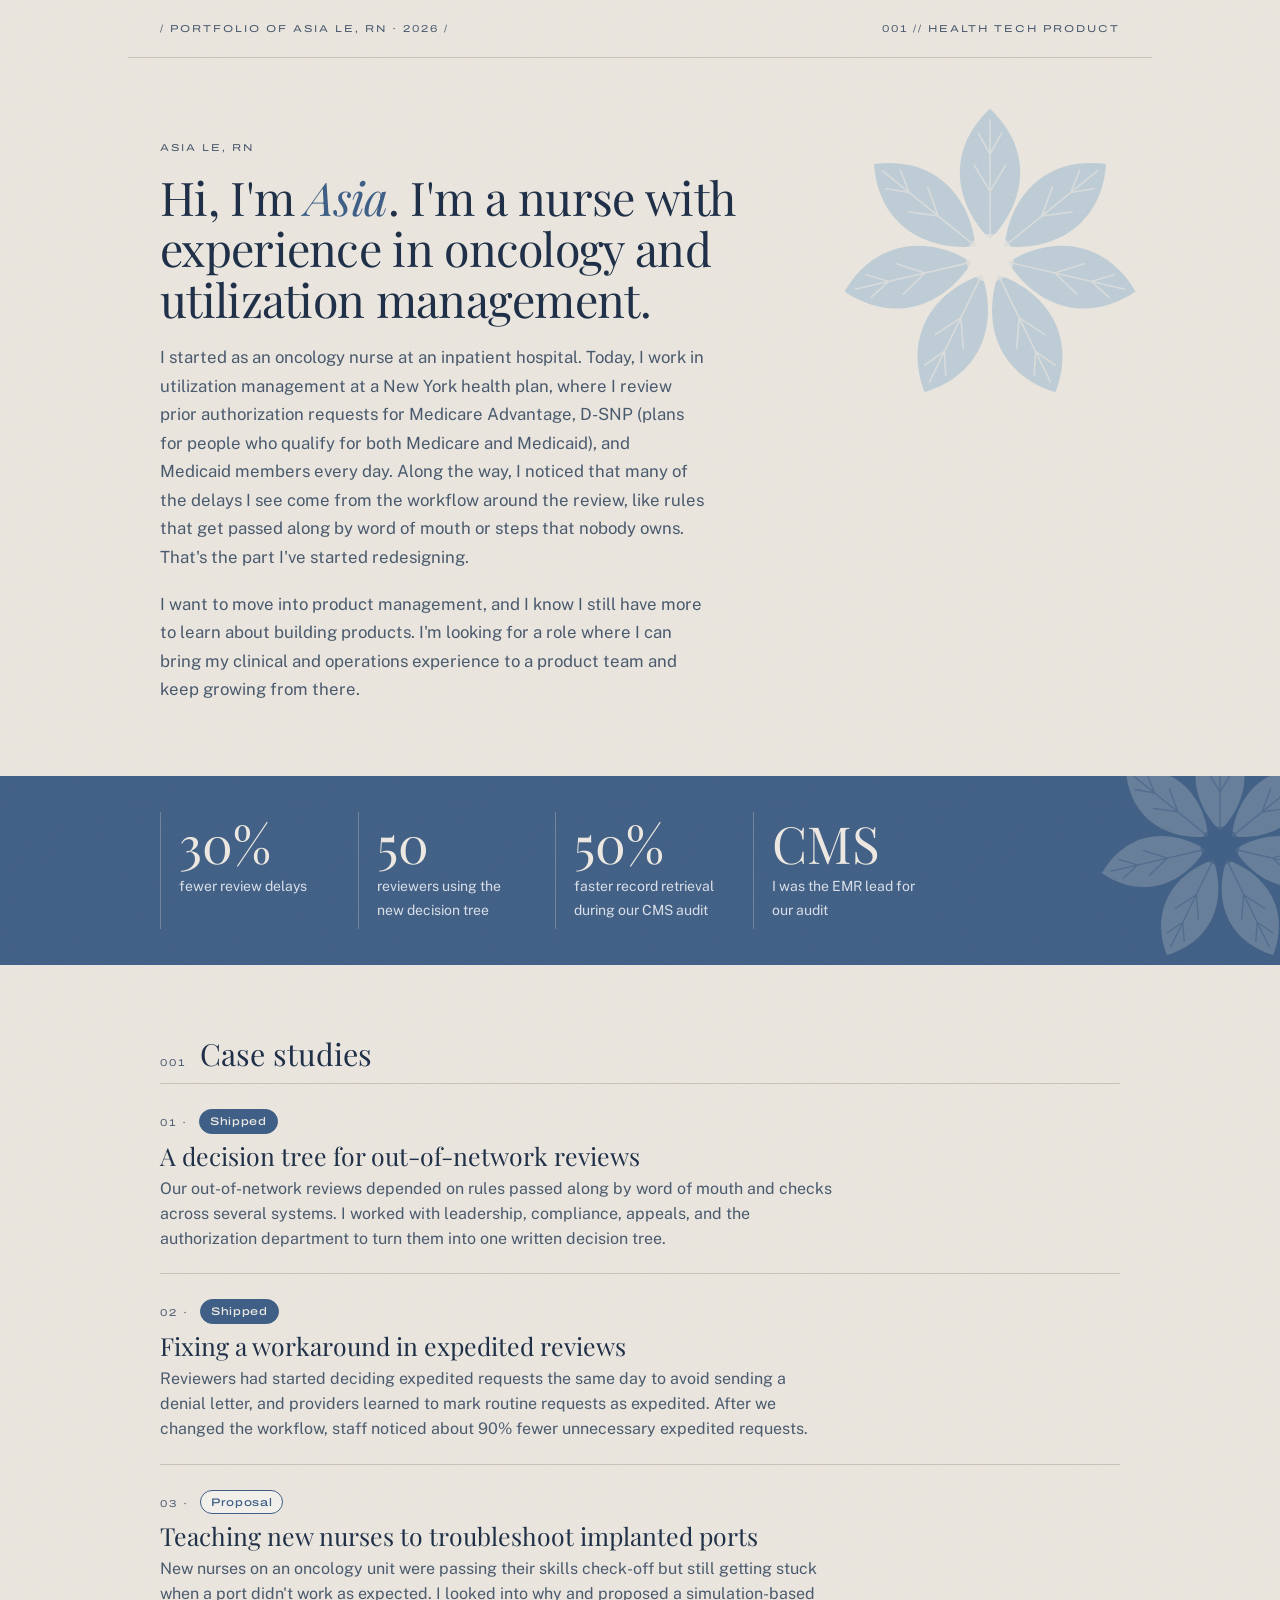
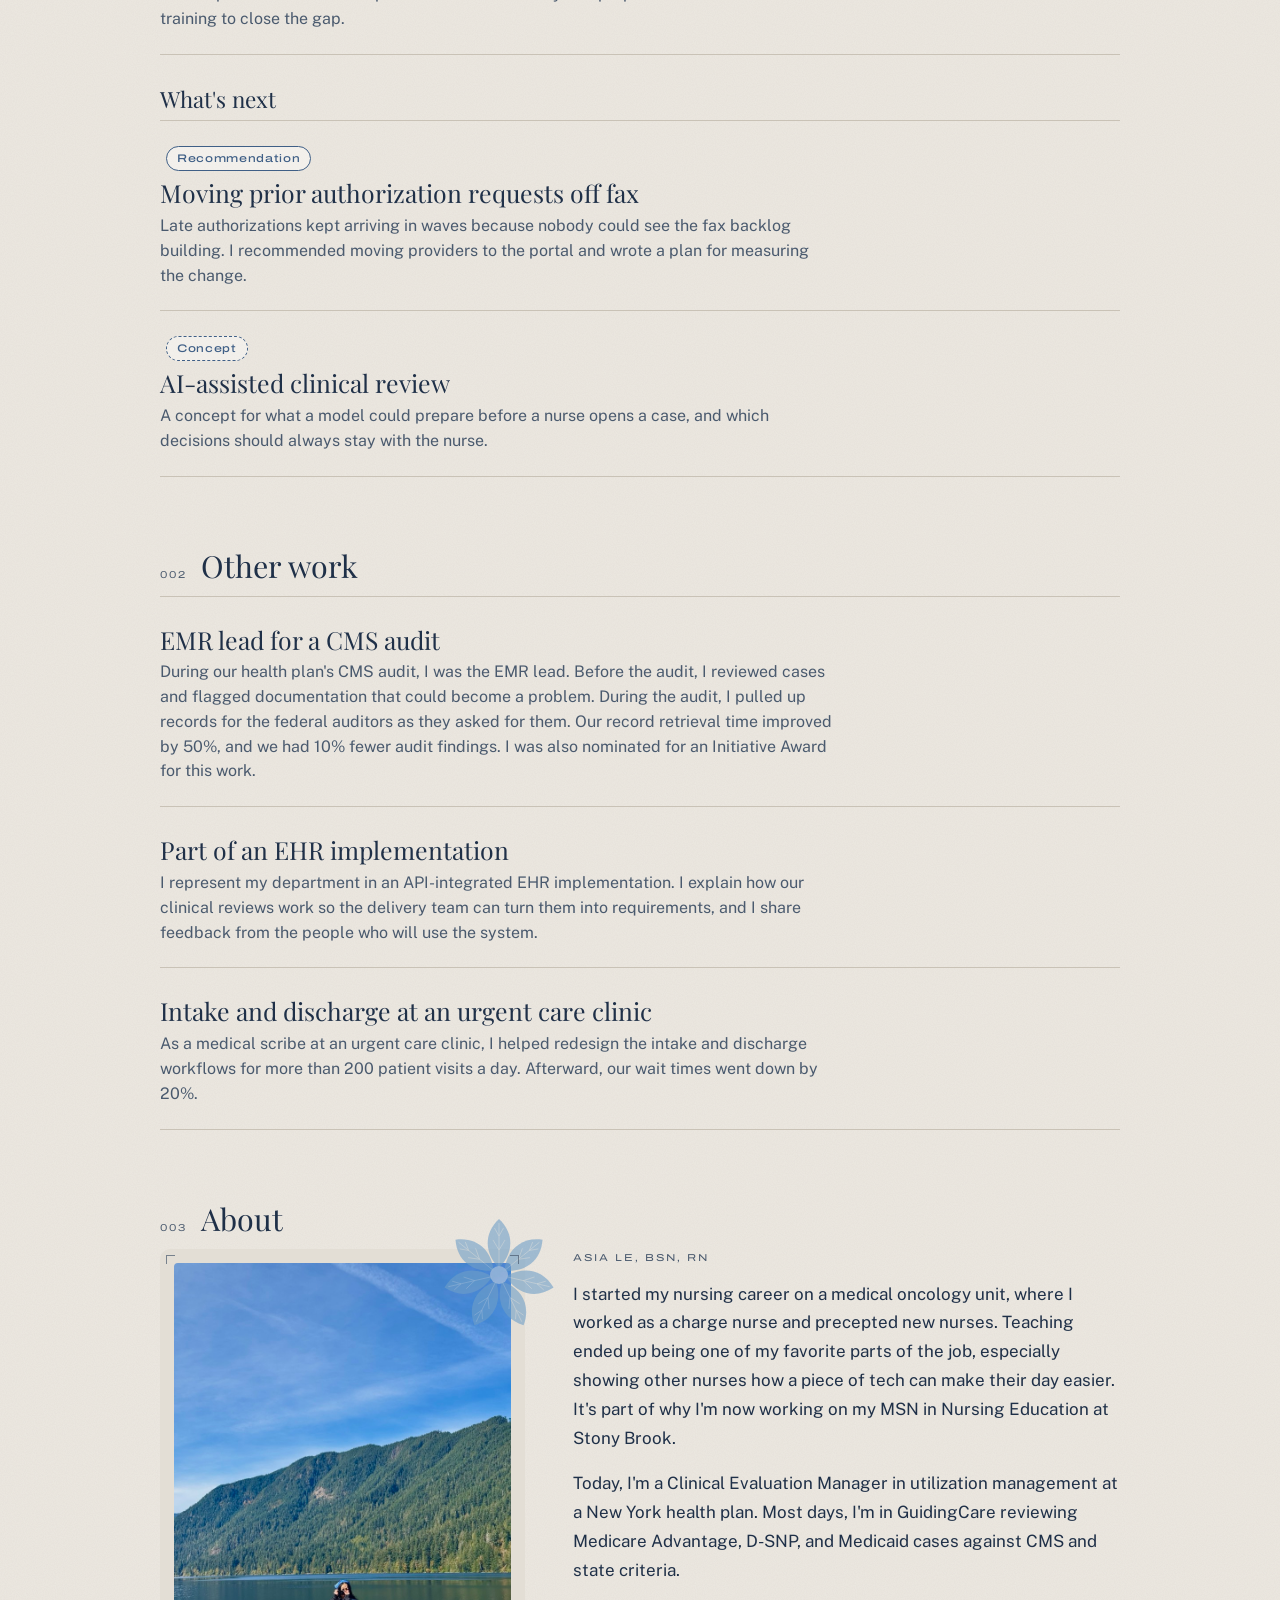
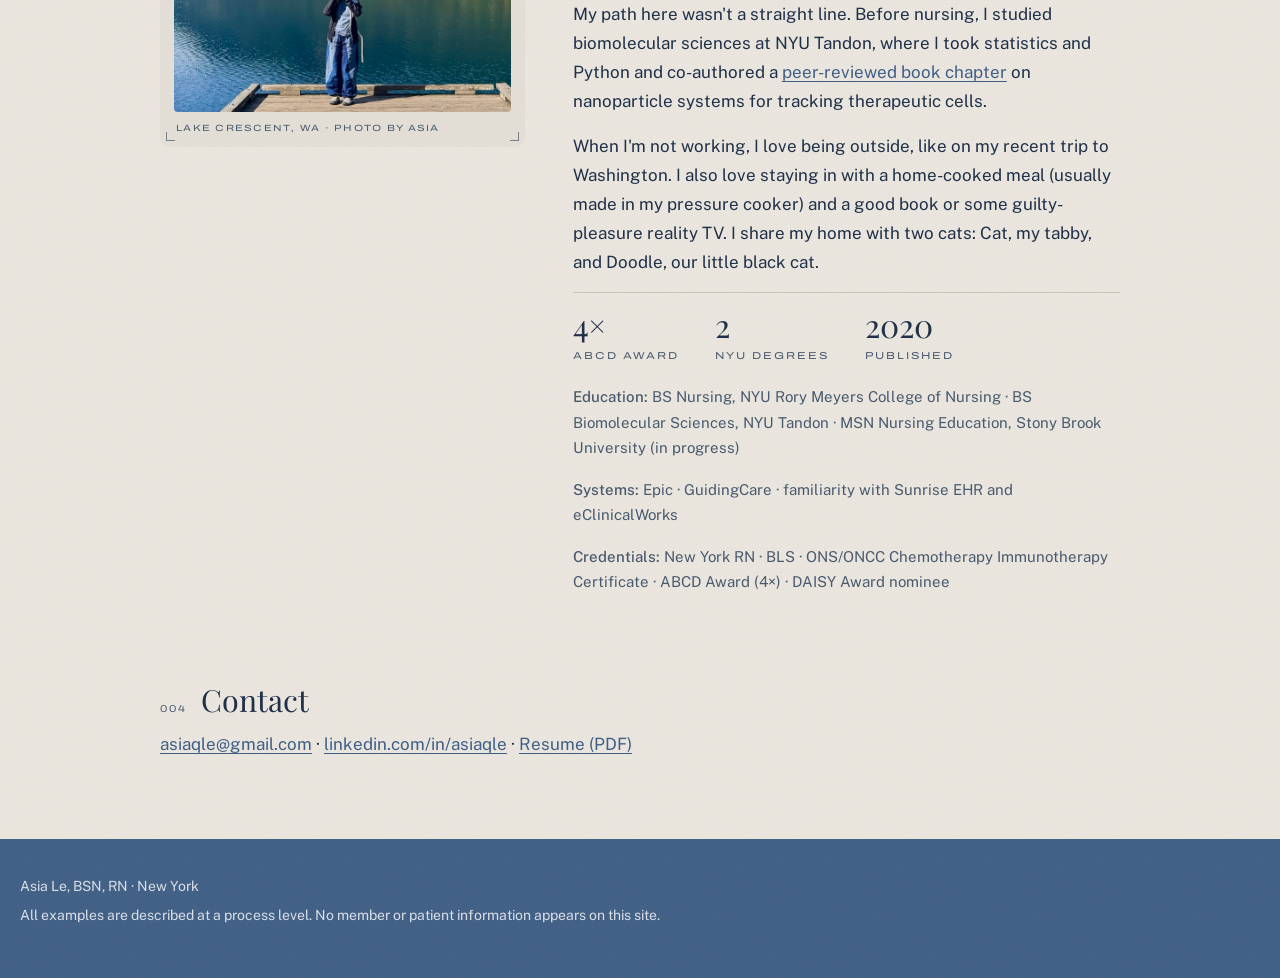
<file: index.html>
<!doctype html>
<html lang="en">
<head>
  <meta charset="utf-8">
  <meta name="viewport" content="width=device-width, initial-scale=1">
  <title>Asia Le, RN · Portfolio</title>
  <meta name="description" content="Asia Le, RN: a nurse with experience in oncology and utilization management, moving into product management. Case studies in clinical workflow, prior authorization, and Medicare Advantage operations.">
  <meta property="og:type" content="website">
  <meta property="og:title" content="Asia Le, RN · Portfolio">
  <meta property="og:description" content="Hi, I'm Asia. I'm a nurse with experience in oncology and utilization management, and I want to move into product management.">
  <link rel="preconnect" href="https://fonts.googleapis.com">
  <link rel="preconnect" href="https://fonts.gstatic.com" crossorigin>
  <link rel="stylesheet" href="https://fonts.googleapis.com/css2?family=Playfair+Display:ital,wght@0,400;0,500;1,400&amp;family=Archivo:wdth,wght@125,400;125,500&amp;family=Public+Sans:wght@400;500&amp;display=swap">
  <link rel="stylesheet" href="styles.css">
</head>
<body>
<div class="topbar"><span class="meta">/ Portfolio of Asia Le, RN · 2026 /</span><span class="meta">001 // Health tech product</span></div>
<main>
<div class="wrap">
<section class="hero">
  <svg class="bloom" viewBox="0 0 240 240" aria-hidden="true" focusable="false"><use href="assets/flower.svg#flower" width="240" height="240"/></svg>
  <p class="eyebrow">Asia Le, RN</p>
  <h1 class="hero-title">Hi, I'm <em>Asia</em>. I'm a nurse with experience in oncology and utilization management.</h1>
  <p class="lede">I started as an oncology nurse at an inpatient hospital. Today, I work in utilization management at a New York health plan, where I review prior authorization requests for Medicare Advantage, D-SNP (plans for people who qualify for both Medicare and Medicaid), and Medicaid members every day. Along the way, I noticed that many of the delays I see come from the workflow around the review, like rules that get passed along by word of mouth or steps that nobody owns. That's the part I've started redesigning.</p>
  <p class="lede">I want to move into product management, and I know I still have more to learn about building products. I'm looking for a role where I can bring my clinical and operations experience to a product team and keep growing from there.</p>
</section>
</div>

<section class="band" aria-label="Results from shipped work">
  <svg class="bloom" viewBox="0 0 240 240" aria-hidden="true" focusable="false"><use href="assets/flower.svg#flower" width="240" height="240"/></svg>
  <ul class="wrap">
    <li class="stat"><span class="stat-num">30%</span><span class="stat-label">fewer review delays</span></li>
    <li class="stat"><span class="stat-num">50</span><span class="stat-label">reviewers using the new decision tree</span></li>
    <li class="stat"><span class="stat-num">50%</span><span class="stat-label">faster record retrieval during our CMS audit</span></li>
    <li class="stat"><span class="stat-num">CMS</span><span class="stat-label">I was the EMR lead for our audit</span></li>
  </ul>
</section>

<div class="wrap">

  <section aria-labelledby="work">
    <div class="sec"><span class="sec-num">001</span><h2 id="work">Case studies</h2></div>
    <ul class="case-list">
      <li class="case-item"><a href="oon-decision-tree.html">
        <span class="case-num">01 · <span class="status status--shipped">Shipped</span></span>
        <span class="case-title">A decision tree for out-of-network reviews</span>
        <span class="case-summary">Our out-of-network reviews depended on rules passed along by word of mouth and checks across several systems. I worked with leadership, compliance, appeals, and the authorization department to turn them into one written decision tree.</span>
      </a></li>
      <li class="case-item"><a href="expedited-loophole.html">
        <span class="case-num">02 · <span class="status status--shipped">Shipped</span></span>
        <span class="case-title">Fixing a workaround in expedited reviews</span>
        <span class="case-summary">Reviewers had started deciding expedited requests the same day to avoid sending a denial letter, and providers learned to mark routine requests as expedited. After we changed the workflow, staff noticed about 90% fewer unnecessary expedited requests.</span>
      </a></li>
      <li class="case-item"><a href="port-troubleshooting.html">
        <span class="case-num">03 · <span class="status status--proposal">Proposal</span></span>
        <span class="case-title">Teaching new nurses to troubleshoot implanted ports</span>
        <span class="case-summary">New nurses on an oncology unit were passing their skills check-off but still getting stuck when a port didn't work as expected. I looked into why and proposed a simulation-based training to close the gap.</span>
      </a></li>
    </ul>

    <h3>What's next</h3>
    <ul class="case-list">
      <li class="case-item"><a href="prior-auth-intake.html">
        <span class="case-num"><span class="status status--recommendation">Recommendation</span></span>
        <span class="case-title">Moving prior authorization requests off fax</span>
        <span class="case-summary">Late authorizations kept arriving in waves because nobody could see the fax backlog building. I recommended moving providers to the portal and wrote a plan for measuring the change.</span>
      </a></li>
      <li class="case-item case-item--concept"><a href="ai-clinical-review.html">
        <span class="case-num"><span class="status status--concept">Concept</span></span>
        <span class="case-title">AI-assisted clinical review</span>
        <span class="case-summary">A concept for what a model could prepare before a nurse opens a case, and which decisions should always stay with the nurse.</span>
      </a></li>
    </ul>
  </section>

  <section aria-labelledby="also">
    <div class="sec"><span class="sec-num">002</span><h2 id="also">Other work</h2></div>
    <ul class="case-list">
      <li class="case-item case-item--static">
        <span class="case-title">EMR lead for a CMS audit</span>
        <span class="case-summary">During our health plan's CMS audit, I was the EMR lead. Before the audit, I reviewed cases and flagged documentation that could become a problem. During the audit, I pulled up records for the federal auditors as they asked for them. Our record retrieval time improved by 50%, and we had 10% fewer audit findings. I was also nominated for an Initiative Award for this work.</span>
      </li>
      <li class="case-item case-item--static">
        <span class="case-title">Part of an EHR implementation</span>
        <span class="case-summary">I represent my department in an API-integrated EHR implementation. I explain how our clinical reviews work so the delivery team can turn them into requirements, and I share feedback from the people who will use the system.</span>
      </li>
      <li class="case-item case-item--static">
        <span class="case-title">Intake and discharge at an urgent care clinic</span>
        <span class="case-summary">As a medical scribe at an urgent care clinic, I helped redesign the intake and discharge workflows for more than 200 patient visits a day. Afterward, our wait times went down by 20%.</span>
      </li>
    </ul>
  </section>

  <section aria-labelledby="about">
    <div class="sec"><span class="sec-num">003</span><h2 id="about">About</h2></div>
    <div class="about">
      <figure class="about-card">
        <img src="assets/about.jpg" width="760" height="1013" loading="lazy" alt="Asia standing on a wooden dock in front of a lake and a forested mountain">
        <svg class="bloom" viewBox="0 0 240 240" aria-hidden="true" focusable="false"><use href="assets/flower.svg#flower" width="240" height="240"/></svg>
        <span class="tick tick--tl" aria-hidden="true"></span><span class="tick tick--tr" aria-hidden="true"></span><span class="tick tick--bl" aria-hidden="true"></span><span class="tick tick--br" aria-hidden="true"></span>
        <figcaption class="meta">Lake Crescent, WA · Photo by Asia</figcaption>
      </figure>
      <div class="about-body">
        <p class="meta">Asia Le, BSN, RN</p>
        <p>I started my nursing career on a medical oncology unit, where I worked as a charge nurse and precepted new nurses. Teaching ended up being one of my favorite parts of the job, especially showing other nurses how a piece of tech can make their day easier. It's part of why I'm now working on my MSN in Nursing Education at Stony Brook.</p>
        <p>Today, I'm a Clinical Evaluation Manager in utilization management at a New York health plan. Most days, I'm in GuidingCare reviewing Medicare Advantage, D-SNP, and Medicaid cases against CMS and state criteria.</p>
        <p>My path here wasn't a straight line. Before nursing, I studied biomolecular sciences at NYU Tandon, where I took statistics and Python and co-authored a <a href="https://doi.org/10.1016/B978-0-12-817434-0.00008-8">peer-reviewed book chapter</a> on nanoparticle systems for tracking therapeutic cells.</p>
        <p>When I'm not working, I love being outside, like on my recent trip to Washington. I also love staying in with a home-cooked meal (usually made in my pressure cooker) and a good book or some guilty-pleasure reality TV. I share my home with two cats: Cat, my tabby, and Doodle, our little black cat.</p>
        <ul class="about-facts">
          <li><span class="stat-num">4×</span><span class="meta">ABCD Award</span></li>
          <li><span class="stat-num">2</span><span class="meta">NYU degrees</span></li>
          <li><span class="stat-num">2020</span><span class="meta">Published</span></li>
        </ul>
        <p class="about-small"><strong>Education:</strong> BS Nursing, NYU Rory Meyers College of Nursing · BS Biomolecular Sciences, NYU Tandon · MSN Nursing Education, Stony Brook University (in progress)</p>
        <p class="about-small"><strong>Systems:</strong> Epic · GuidingCare · familiarity with Sunrise EHR and eClinicalWorks</p>
        <p class="about-small"><strong>Credentials:</strong> New York RN · BLS · ONS/ONCC Chemotherapy Immunotherapy Certificate · ABCD Award (4×) · DAISY Award nominee</p>
      </div>
    </div>
  </section>

  <section aria-labelledby="contact">
    <div class="sec"><span class="sec-num">004</span><h2 id="contact">Contact</h2></div>
    <p><a href="mailto:asiaqle@gmail.com">asiaqle@gmail.com</a> · <a href="https://www.linkedin.com/in/asiaqle">linkedin.com/in/asiaqle</a> · <a href="assets/Asia_Le_Resume.pdf">Resume (PDF)</a></p>
  </section>

</div>
</main>
<footer class="site-footer">
  <p>Asia Le, BSN, RN · New York</p>
  <p>All examples are described at a process level. No member or patient information appears on this site.</p>
</footer>
</body>
</html>
</file>
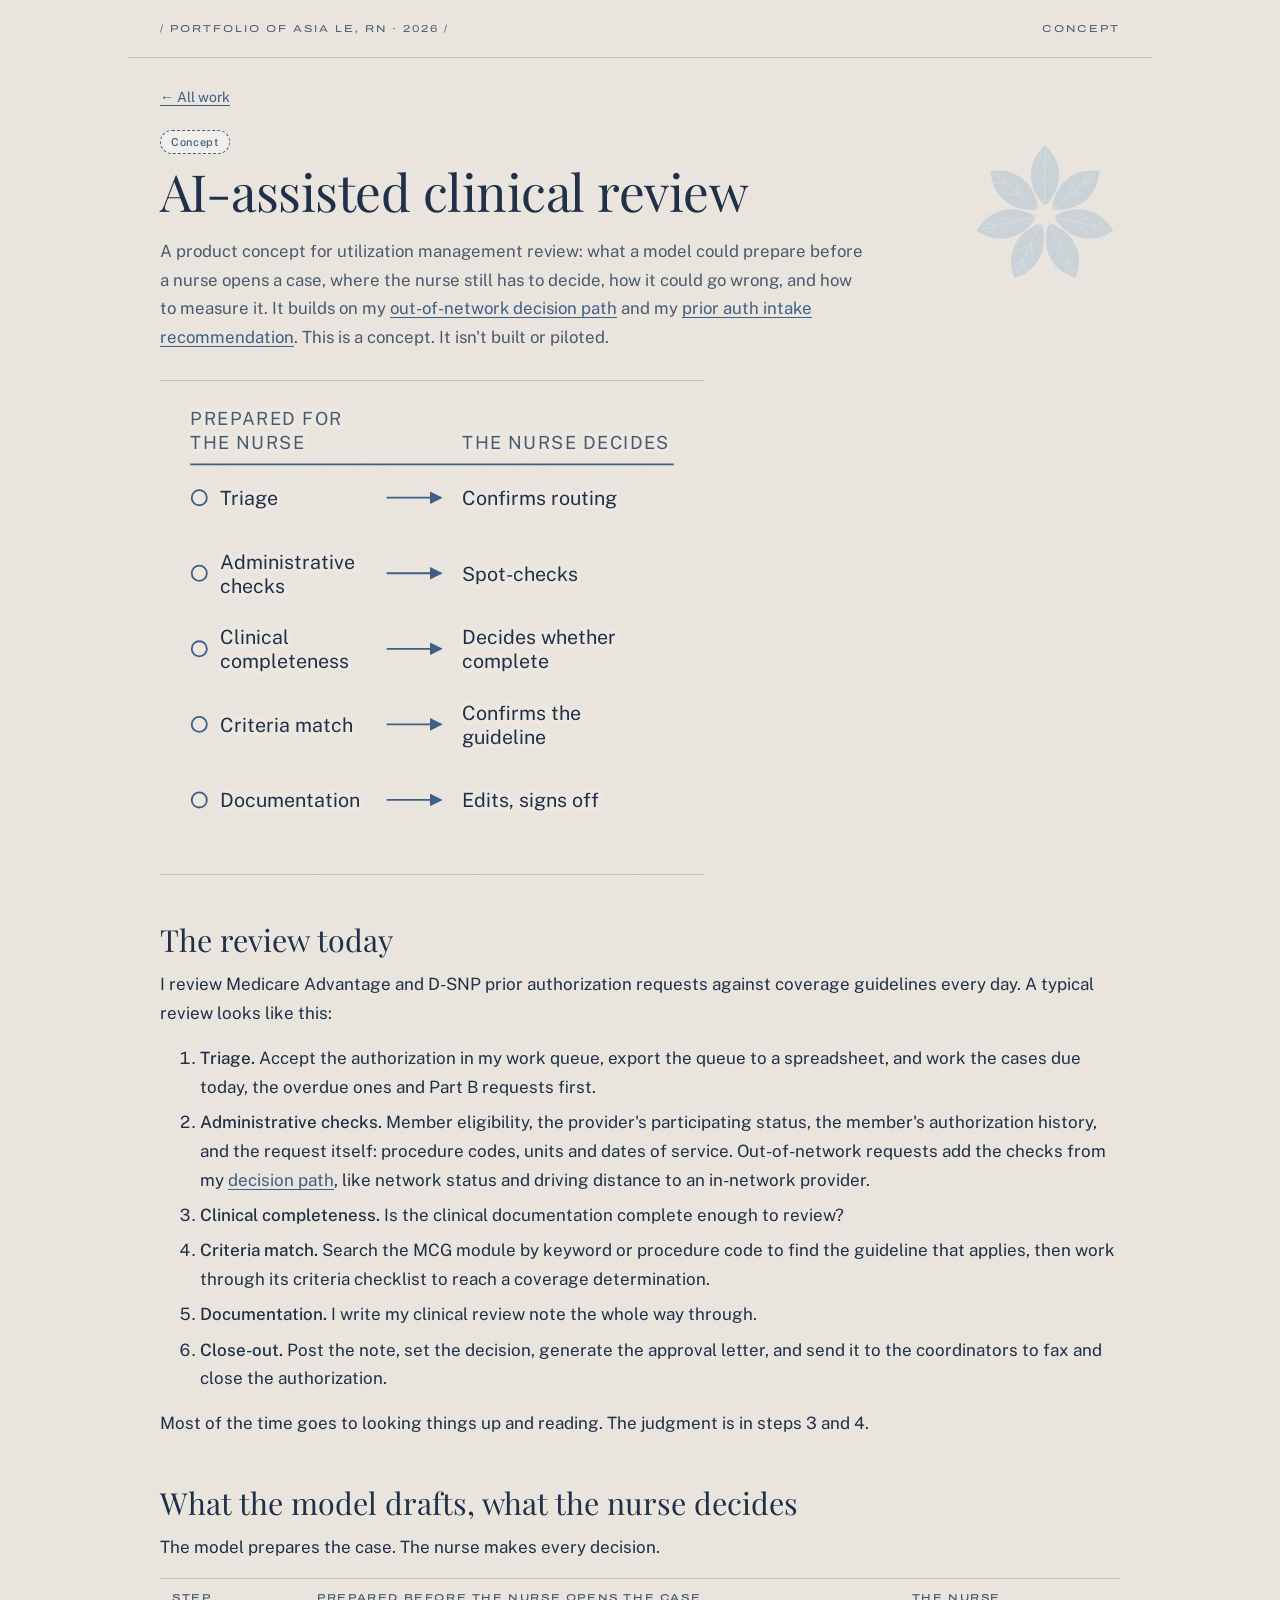
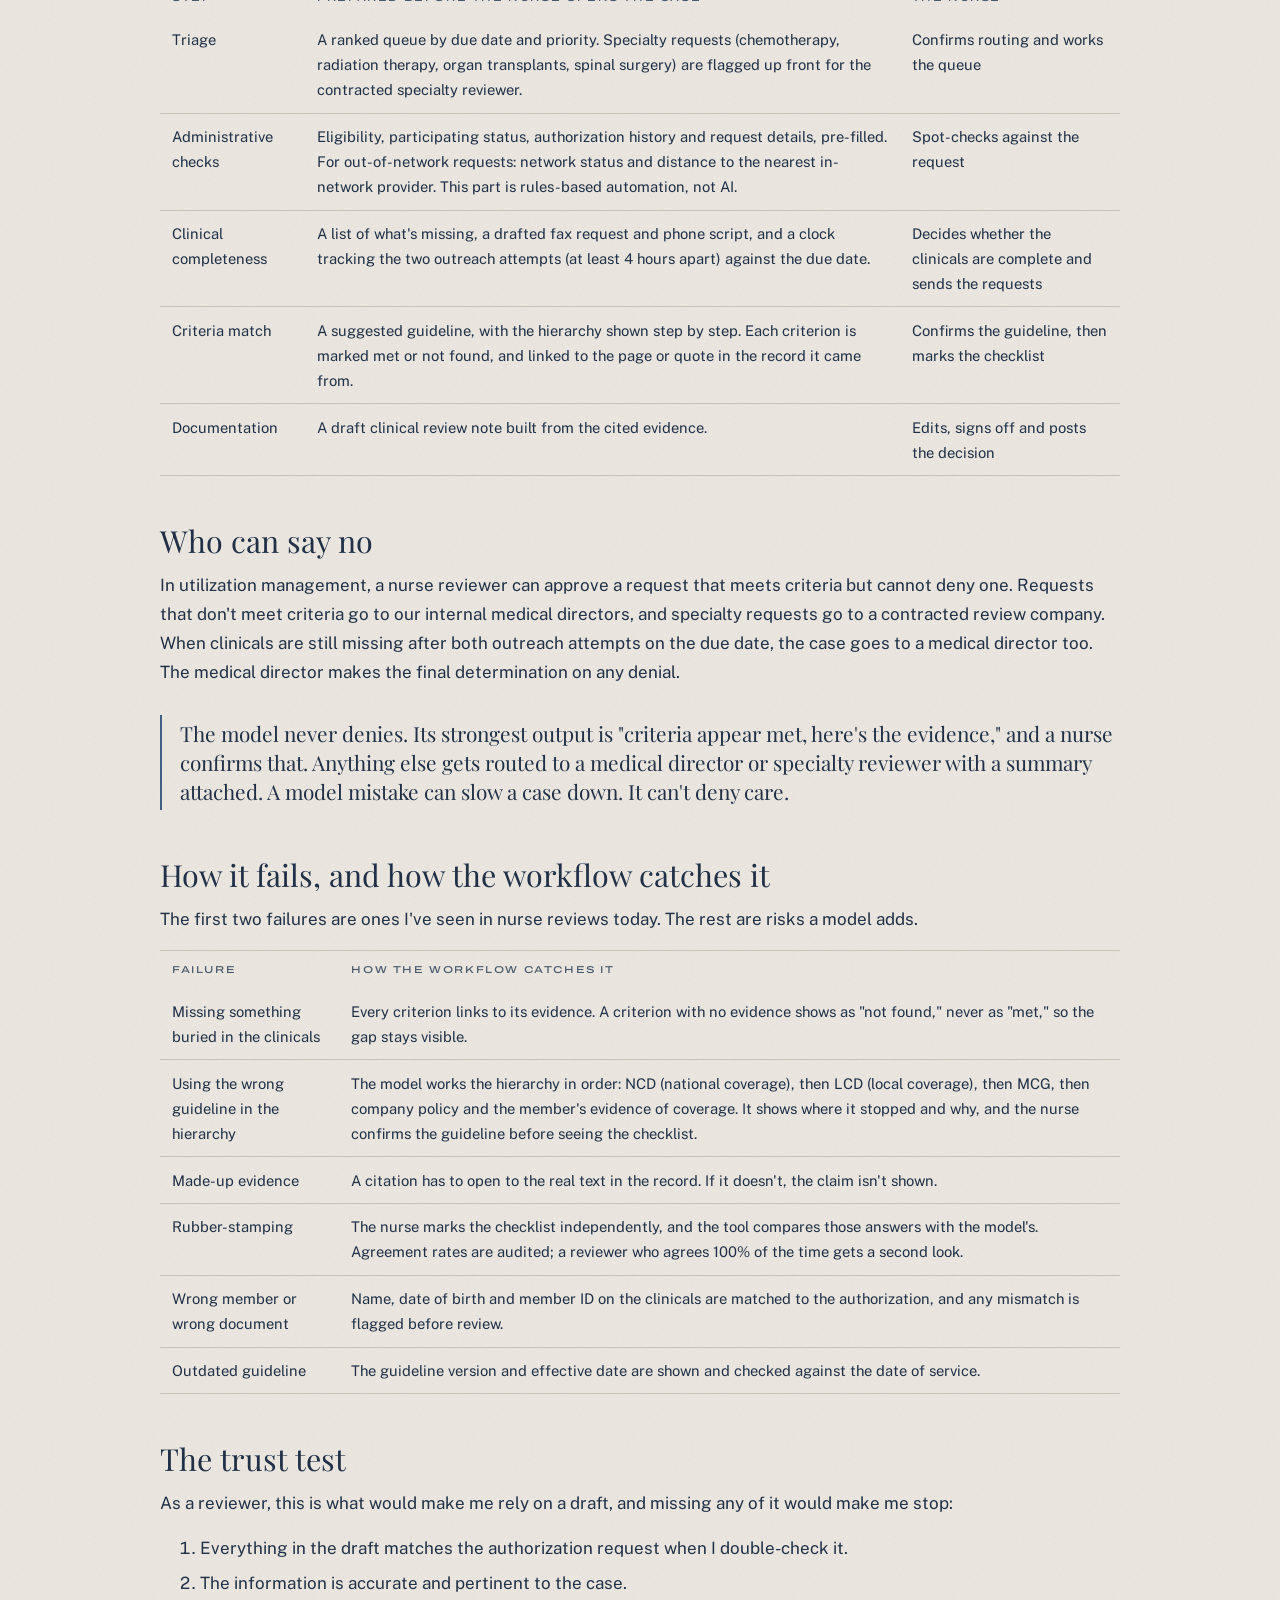
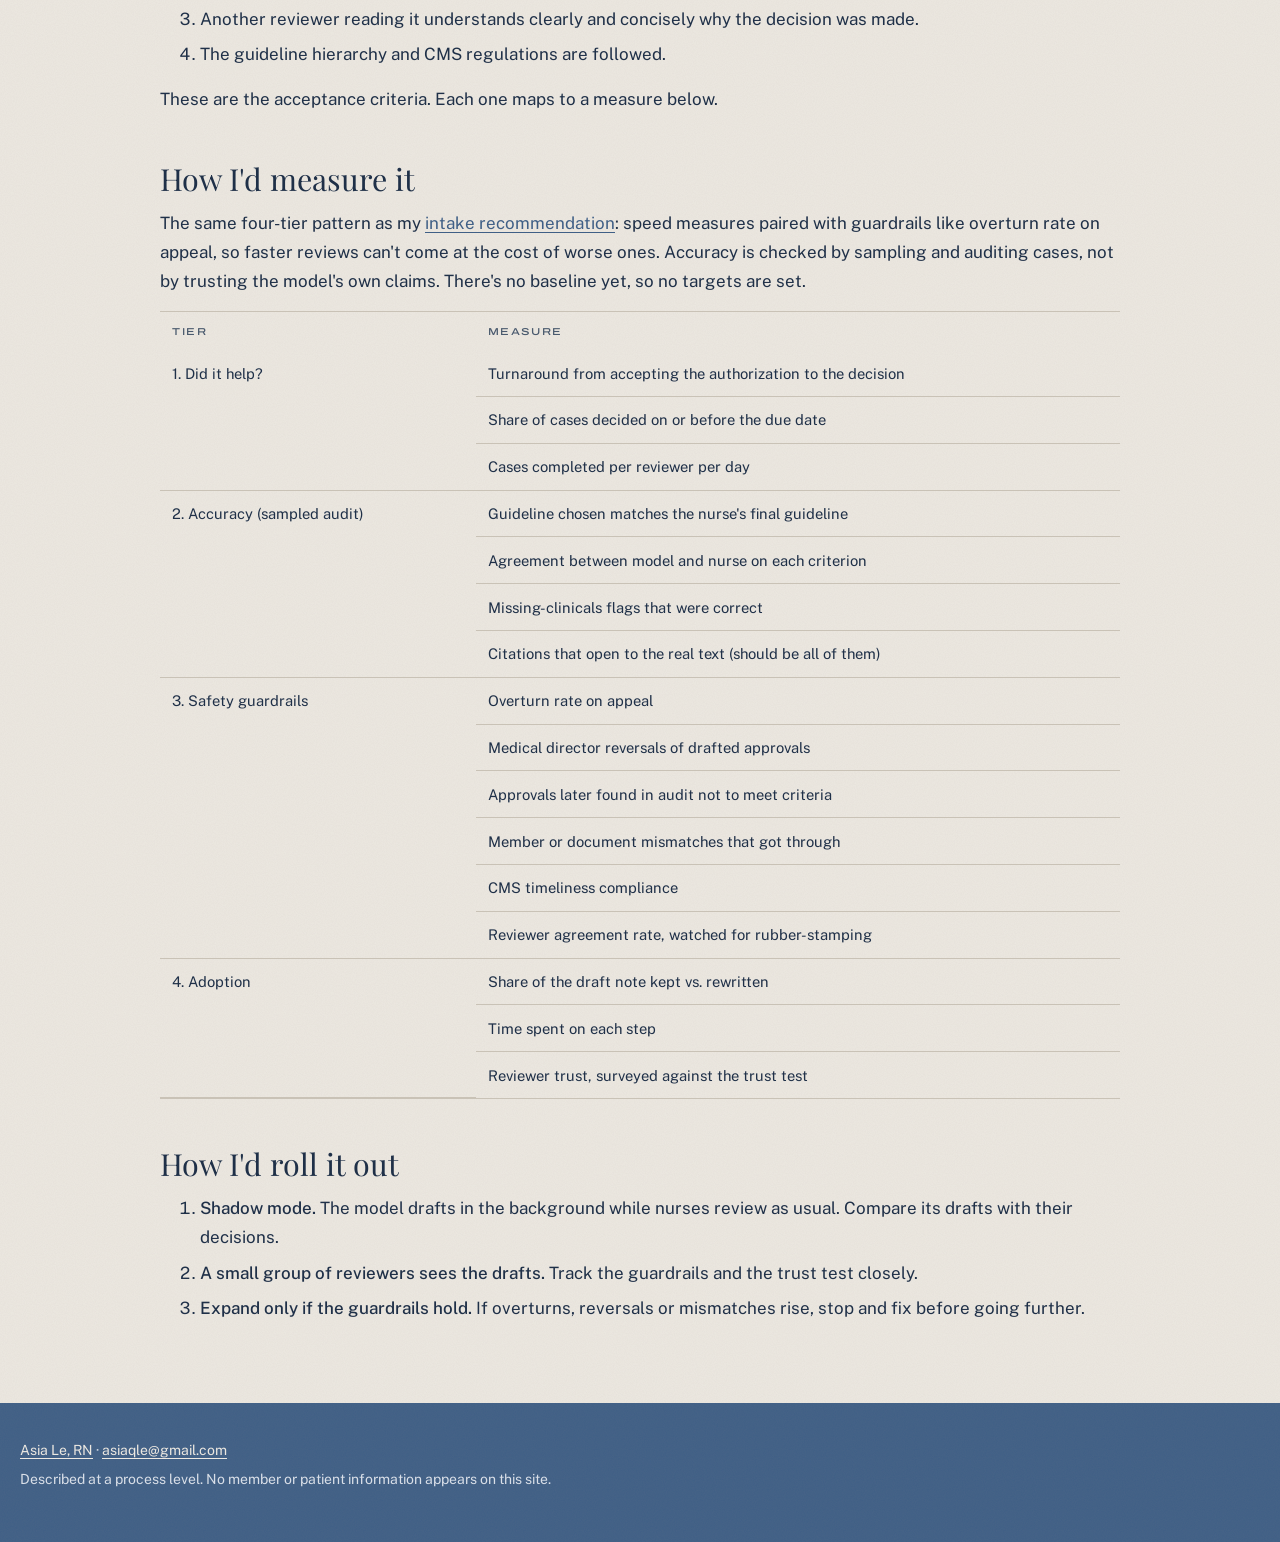
<file: ai-clinical-review.html>
<!doctype html>
<html lang="en">
<head>
  <meta charset="utf-8">
  <meta name="viewport" content="width=device-width, initial-scale=1">
  <title>AI-assisted clinical review · Asia Le</title>
  <meta name="description" content="A product concept for AI-assisted utilization management review: what a model drafts, where a nurse decides, how it fails, and how to measure it.">
  <meta property="og:type" content="article">
  <meta property="og:title" content="AI-assisted clinical review (concept)">
  <meta property="og:description" content="Where a model can draft and where a nurse must decide. A product concept built on a real utilization management workflow.">
  <link rel="preconnect" href="https://fonts.googleapis.com">
  <link rel="preconnect" href="https://fonts.gstatic.com" crossorigin>
  <link rel="stylesheet" href="https://fonts.googleapis.com/css2?family=Playfair+Display:ital,wght@0,400;0,500;1,400&amp;family=Archivo:wdth,wght@125,400;125,500&amp;family=Public+Sans:wght@400;500&amp;display=swap">
  <link rel="stylesheet" href="styles.css">
</head>
<body>
<div class="topbar"><span class="meta">/ Portfolio of Asia Le, RN · 2026 /</span><span class="meta">Concept</span></div>
<main class="wrap">
  <a class="back-link" href="index.html">← All work</a>
  <header class="page-head">
  <svg class="bloom" viewBox="0 0 240 240" aria-hidden="true" focusable="false"><use href="assets/flower.svg#flower" width="240" height="240"/></svg>
  <div class="meta-row"><span class="status status--concept">Concept</span></div>
  <h1>AI-assisted clinical review</h1>
  <p class="lede">A product concept for utilization management review: what a model could prepare before a nurse opens a case, where the nurse still has to decide, how it could go wrong, and how to measure it. It builds on my <a href="oon-decision-tree.html">out-of-network decision path</a> and my <a href="prior-auth-intake.html">prior auth intake recommendation</a>. This is a concept. It isn't built or piloted.</p>
  </header>

<figure class="diagram-wrap">
<svg class="diagram" viewBox="0 0 360 300" role="img" aria-label="Five steps. Before the nurse opens the case, each is prepared, by the model or, for administrative checks, by rules-based automation. The nurse confirms routing, spot-checks, decides whether the clinicals are complete, confirms the guideline and marks the checklist, then edits, signs off and posts the decision."><defs><marker id="arw" viewBox="0 0 8 8" refX="7" refY="4" markerWidth="7" markerHeight="7" orient="auto"><path d="M0 0 L8 4 L0 8z" class="dot"/></marker></defs>

<text class="lbl" x="20" y="16">PREPARED FOR</text><text class="lbl" x="20" y="32">THE NURSE</text>
<text class="lbl" x="200" y="32">THE NURSE DECIDES</text>
<path class="ln" d="M20 42 H 340"/>
<g>
<circle class="node" cx="26" cy="64" r="5"/><text x="40" y="69">Triage</text><path class="ln" d="M150 64 H 186" marker-end="url(#arw)"/><text x="200" y="69">Confirms routing</text>
<circle class="node" cx="26" cy="114" r="5"/><text x="40" y="111">Administrative</text><text x="40" y="127">checks</text><path class="ln" d="M150 114 H 186" marker-end="url(#arw)"/><text x="200" y="119">Spot-checks</text>
<circle class="node" cx="26" cy="164" r="5"/><text x="40" y="161">Clinical</text><text x="40" y="177">completeness</text><path class="ln" d="M150 164 H 186" marker-end="url(#arw)"/><text x="200" y="161">Decides whether</text><text x="200" y="177">complete</text>
<circle class="node" cx="26" cy="214" r="5"/><text x="40" y="219">Criteria match</text><path class="ln" d="M150 214 H 186" marker-end="url(#arw)"/><text x="200" y="211">Confirms the</text><text x="200" y="227">guideline</text>
<circle class="node" cx="26" cy="264" r="5"/><text x="40" y="269">Documentation</text><path class="ln" d="M150 264 H 186" marker-end="url(#arw)"/><text x="200" y="269">Edits, signs off</text>
</g>
</svg>
</figure>

  <h2>The review today</h2>
  <p>I review Medicare Advantage and D-SNP prior authorization requests against coverage guidelines every day. A typical review looks like this:</p>
  <ol>
    <li><strong>Triage.</strong> Accept the authorization in my work queue, export the queue to a spreadsheet, and work the cases due today, the overdue ones and Part B requests first.</li>
    <li><strong>Administrative checks.</strong> Member eligibility, the provider's participating status, the member's authorization history, and the request itself: procedure codes, units and dates of service. Out-of-network requests add the checks from my <a href="oon-decision-tree.html">decision path</a>, like network status and driving distance to an in-network provider.</li>
    <li><strong>Clinical completeness.</strong> Is the clinical documentation complete enough to review?</li>
    <li><strong>Criteria match.</strong> Search the MCG module by keyword or procedure code to find the guideline that applies, then work through its criteria checklist to reach a coverage determination.</li>
    <li><strong>Documentation.</strong> I write my clinical review note the whole way through.</li>
    <li><strong>Close-out.</strong> Post the note, set the decision, generate the approval letter, and send it to the coordinators to fax and close the authorization.</li>
  </ol>
  <p>Most of the time goes to looking things up and reading. The judgment is in steps 3 and 4.</p>

  <h2>What the model drafts, what the nurse decides</h2>
  <p>The model prepares the case. The nurse makes every decision.</p>
  <div class="table-wrap">
    <table>
      <thead><tr><th scope="col">Step</th><th scope="col">Prepared before the nurse opens the case</th><th scope="col">The nurse</th></tr></thead>
      <tbody>
        <tr><td>Triage</td><td>A ranked queue by due date and priority. Specialty requests (chemotherapy, radiation therapy, organ transplants, spinal surgery) are flagged up front for the contracted specialty reviewer.</td><td>Confirms routing and works the queue</td></tr>
        <tr><td>Administrative checks</td><td>Eligibility, participating status, authorization history and request details, pre-filled. For out-of-network requests: network status and distance to the nearest in-network provider. This part is rules-based automation, not AI.</td><td>Spot-checks against the request</td></tr>
        <tr><td>Clinical completeness</td><td>A list of what's missing, a drafted fax request and phone script, and a clock tracking the two outreach attempts (at least 4 hours apart) against the due date.</td><td>Decides whether the clinicals are complete and sends the requests</td></tr>
        <tr><td>Criteria match</td><td>A suggested guideline, with the hierarchy shown step by step. Each criterion is marked met or not found, and linked to the page or quote in the record it came from.</td><td>Confirms the guideline, then marks the checklist</td></tr>
        <tr><td>Documentation</td><td>A draft clinical review note built from the cited evidence.</td><td>Edits, signs off and posts the decision</td></tr>
      </tbody>
    </table>
  </div>

  <h2>Who can say no</h2>
  <p>In utilization management, a nurse reviewer can approve a request that meets criteria but cannot deny one. Requests that don't meet criteria go to our internal medical directors, and specialty requests go to a contracted review company. When clinicals are still missing after both outreach attempts on the due date, the case goes to a medical director too. The medical director makes the final determination on any denial.</p>
  <div class="callout"><p>The model never denies. Its strongest output is "criteria appear met, here's the evidence," and a nurse confirms that. Anything else gets routed to a medical director or specialty reviewer with a summary attached. A model mistake can slow a case down. It can't deny care.</p></div>

  <h2>How it fails, and how the workflow catches it</h2>
  <p>The first two failures are ones I've seen in nurse reviews today. The rest are risks a model adds.</p>
  <div class="table-wrap">
    <table>
      <thead><tr><th scope="col">Failure</th><th scope="col">How the workflow catches it</th></tr></thead>
      <tbody>
        <tr><td>Missing something buried in the clinicals</td><td>Every criterion links to its evidence. A criterion with no evidence shows as "not found," never as "met," so the gap stays visible.</td></tr>
        <tr><td>Using the wrong guideline in the hierarchy</td><td>The model works the hierarchy in order: NCD (national coverage), then LCD (local coverage), then MCG, then company policy and the member's evidence of coverage. It shows where it stopped and why, and the nurse confirms the guideline before seeing the checklist.</td></tr>
        <tr><td>Made-up evidence</td><td>A citation has to open to the real text in the record. If it doesn't, the claim isn't shown.</td></tr>
        <tr><td>Rubber-stamping</td><td>The nurse marks the checklist independently, and the tool compares those answers with the model's. Agreement rates are audited; a reviewer who agrees 100% of the time gets a second look.</td></tr>
        <tr><td>Wrong member or wrong document</td><td>Name, date of birth and member ID on the clinicals are matched to the authorization, and any mismatch is flagged before review.</td></tr>
        <tr><td>Outdated guideline</td><td>The guideline version and effective date are shown and checked against the date of service.</td></tr>
      </tbody>
    </table>
  </div>

  <h2>The trust test</h2>
  <p>As a reviewer, this is what would make me rely on a draft, and missing any of it would make me stop:</p>
  <ol>
    <li>Everything in the draft matches the authorization request when I double-check it.</li>
    <li>The information is accurate and pertinent to the case.</li>
    <li>Another reviewer reading it understands clearly and concisely why the decision was made.</li>
    <li>The guideline hierarchy and CMS regulations are followed.</li>
  </ol>
  <p>These are the acceptance criteria. Each one maps to a measure below.</p>

  <h2>How I'd measure it</h2>
  <p>The same four-tier pattern as my <a href="prior-auth-intake.html">intake recommendation</a>: speed measures paired with guardrails like overturn rate on appeal, so faster reviews can't come at the cost of worse ones. Accuracy is checked by sampling and auditing cases, not by trusting the model's own claims. There's no baseline yet, so no targets are set.</p>
  <div class="table-wrap">
    <table>
      <thead><tr><th scope="col">Tier</th><th scope="col">Measure</th></tr></thead>
      <tbody>
        <tr><td rowspan="3">1. Did it help?</td><td>Turnaround from accepting the authorization to the decision</td></tr>
        <tr><td>Share of cases decided on or before the due date</td></tr>
        <tr><td>Cases completed per reviewer per day</td></tr>
        <tr><td rowspan="4">2. Accuracy (sampled audit)</td><td>Guideline chosen matches the nurse's final guideline</td></tr>
        <tr><td>Agreement between model and nurse on each criterion</td></tr>
        <tr><td>Missing-clinicals flags that were correct</td></tr>
        <tr><td>Citations that open to the real text (should be all of them)</td></tr>
        <tr><td rowspan="6">3. Safety guardrails</td><td>Overturn rate on appeal</td></tr>
        <tr><td>Medical director reversals of drafted approvals</td></tr>
        <tr><td>Approvals later found in audit not to meet criteria</td></tr>
        <tr><td>Member or document mismatches that got through</td></tr>
        <tr><td>CMS timeliness compliance</td></tr>
        <tr><td>Reviewer agreement rate, watched for rubber-stamping</td></tr>
        <tr><td rowspan="3">4. Adoption</td><td>Share of the draft note kept vs. rewritten</td></tr>
        <tr><td>Time spent on each step</td></tr>
        <tr><td>Reviewer trust, surveyed against the trust test</td></tr>
      </tbody>
    </table>
  </div>

  <h2>How I'd roll it out</h2>
  <ol>
    <li><strong>Shadow mode.</strong> The model drafts in the background while nurses review as usual. Compare its drafts with their decisions.</li>
    <li><strong>A small group of reviewers sees the drafts.</strong> Track the guardrails and the trust test closely.</li>
    <li><strong>Expand only if the guardrails hold.</strong> If overturns, reversals or mismatches rise, stop and fix before going further.</li>
  </ol>
</main>
<footer class="site-footer">
  <p><a href="index.html">Asia Le, RN</a> · <a href="mailto:asiaqle@gmail.com">asiaqle@gmail.com</a></p>
  <p>Described at a process level. No member or patient information appears on this site.</p>
</footer>
</body>
</html>
</file>
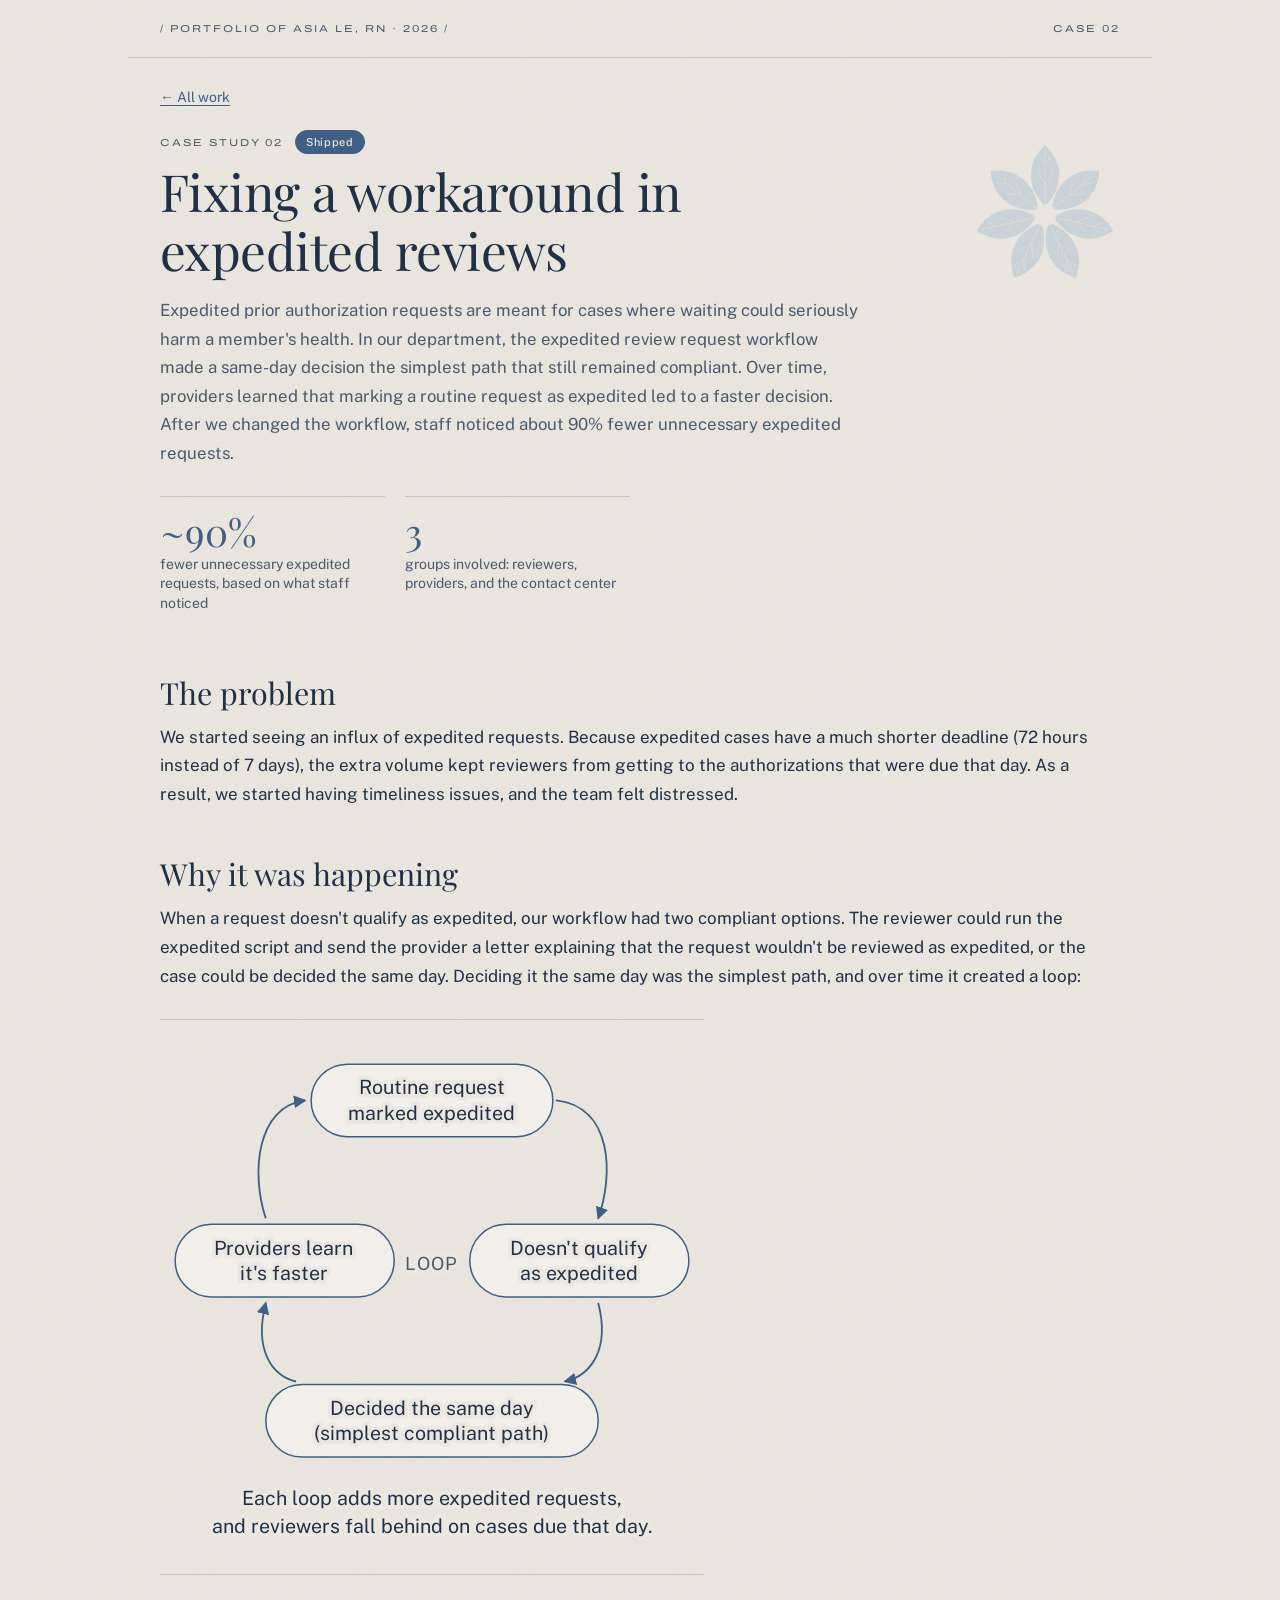
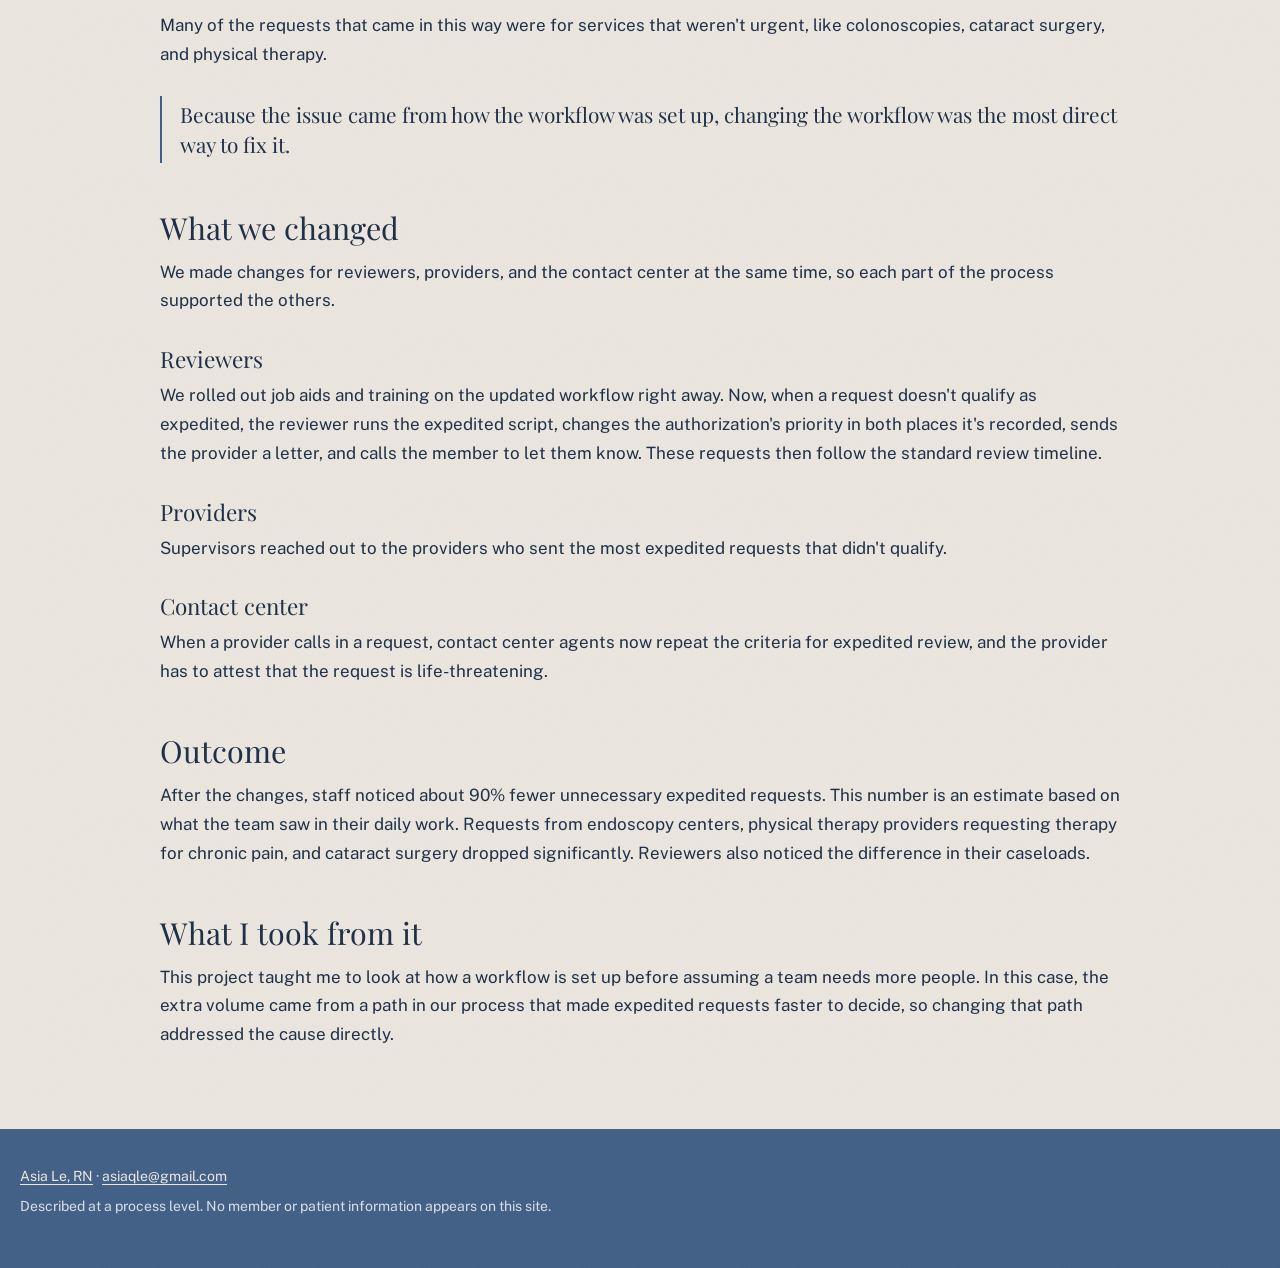
<file: expedited-loophole.html>
<!doctype html>
<html lang="en">
<head>
  <meta charset="utf-8">
  <meta name="viewport" content="width=device-width, initial-scale=1">
  <title>Fixing a workaround in expedited reviews · Asia Le</title>
  <meta name="description" content="Case study: a workaround in prior authorization review taught providers to mark routine requests as urgent. After fixing the incentive, staff noticed about 90% fewer unnecessary expedited requests.">
  <meta property="og:type" content="article">
  <meta property="og:title" content="Fixing a workaround in expedited reviews">
  <meta property="og:description" content="A well-meant workaround taught providers to mark routine requests urgent. After fixing the incentive, staff noticed about 90% fewer unnecessary expedited requests.">
  <link rel="preconnect" href="https://fonts.googleapis.com">
  <link rel="preconnect" href="https://fonts.gstatic.com" crossorigin>
  <link rel="stylesheet" href="https://fonts.googleapis.com/css2?family=Playfair+Display:ital,wght@0,400;0,500;1,400&amp;family=Archivo:wdth,wght@125,400;125,500&amp;family=Public+Sans:wght@400;500&amp;display=swap">
  <link rel="stylesheet" href="styles.css">
</head>
<body>
<div class="topbar"><span class="meta">/ Portfolio of Asia Le, RN · 2026 /</span><span class="meta">Case 02</span></div>
<main class="wrap">
  <a class="back-link" href="index.html">← All work</a>
  <header class="page-head">
  <svg class="bloom" viewBox="0 0 240 240" aria-hidden="true" focusable="false"><use href="assets/flower.svg#flower" width="240" height="240"/></svg>
  <div class="meta-row"><span class="case-num">Case study 02</span><span class="status status--shipped">Shipped</span></div>
  <h1>Fixing a workaround in expedited reviews</h1>
  <p class="lede">Expedited prior authorization requests are meant for cases where waiting could seriously harm a member's health. In our department, the expedited review request workflow made a same-day decision the simplest path that still remained compliant. Over time, providers learned that marking a routine request as expedited led to a faster decision. After we changed the workflow, staff noticed about 90% fewer unnecessary expedited requests.</p>
  </header>

  <ul class="tiles" aria-label="Results">
    <li class="tile"><span class="tile-num">~90%</span><span class="tile-label">fewer unnecessary expedited requests, based on what staff noticed</span></li>
    <li class="tile"><span class="tile-num">3</span><span class="tile-label">groups involved: reviewers, providers, and the contact center</span></li>
  </ul>


  <h2>The problem</h2>
  <p>We started seeing an influx of expedited requests. Because expedited cases have a much shorter deadline (72 hours instead of 7 days), the extra volume kept reviewers from getting to the authorizations that were due that day. As a result, we started having timeliness issues, and the team felt distressed.</p>

  <h2>Why it was happening</h2>
  <p>When a request doesn't qualify as expedited, our workflow had two compliant options. The reviewer could run the expedited script and send the provider a letter explaining that the request wouldn't be reviewed as expedited, or the case could be decided the same day. Deciding it the same day was the simplest path, and over time it created a loop:</p>
<figure class="diagram-wrap">
<svg class="diagram" viewBox="0 0 360 340" role="img" aria-label="A loop with four steps. A provider marks a routine request as expedited. The request doesn't qualify as expedited. It is decided the same day, the simplest compliant path. Providers learn that marking requests expedited is faster, so they mark the next routine request as expedited, and the loop repeats. Each loop adds more expedited requests, and reviewers fall behind on cases due that day."><defs><marker id="arw" viewBox="0 0 8 8" refX="7" refY="4" markerWidth="7" markerHeight="7" orient="auto"><path d="M0 0 L8 4 L0 8z" class="dot"/></marker></defs>
<rect class="box" x="100" y="16" width="160" height="48" rx="24"/>
<text x="180" y="36" text-anchor="middle">Routine request</text><text x="180" y="53" text-anchor="middle">marked expedited</text>
<rect class="box" x="205" y="122" width="145" height="48" rx="24"/>
<text x="277" y="142" text-anchor="middle">Doesn't qualify</text><text x="277" y="159" text-anchor="middle">as expedited</text>
<rect class="box" x="70" y="228" width="220" height="48" rx="24"/>
<text x="180" y="248" text-anchor="middle">Decided the same day</text><text x="180" y="265" text-anchor="middle">(simplest compliant path)</text>
<rect class="box" x="10" y="122" width="145" height="48" rx="24"/>
<text x="82" y="142" text-anchor="middle">Providers learn</text><text x="82" y="159" text-anchor="middle">it's faster</text>
<path class="ln" d="M262 40 C 300 44 300 90 290 118" marker-end="url(#arw)"/>
<path class="ln" d="M290 174 C 298 205 285 222 268 226" marker-end="url(#arw)"/>
<path class="ln" d="M90 226 C 74 222 62 205 70 174" marker-end="url(#arw)"/>
<path class="ln" d="M70 118 C 60 88 64 44 96 40" marker-end="url(#arw)"/>
<text class="lbl" x="180" y="152" text-anchor="middle">LOOP</text>
<text x="180" y="308" text-anchor="middle">Each loop adds more expedited requests,</text>
<text x="180" y="326" text-anchor="middle">and reviewers fall behind on cases due that day.</text>
</svg>
</figure>
  <p>Many of the requests that came in this way were for services that weren't urgent, like colonoscopies, cataract surgery, and physical therapy.</p>
  <div class="callout"><p>Because the issue came from how the workflow was set up, changing the workflow was the most direct way to fix it.</p></div>

  <h2>What we changed</h2>
  <p>We made changes for reviewers, providers, and the contact center at the same time, so each part of the process supported the others.</p>
  <h3>Reviewers</h3>
  <p>We rolled out job aids and training on the updated workflow right away. Now, when a request doesn't qualify as expedited, the reviewer runs the expedited script, changes the authorization's priority in both places it's recorded, sends the provider a letter, and calls the member to let them know. These requests then follow the standard review timeline.</p>
  <h3>Providers</h3>
  <p>Supervisors reached out to the providers who sent the most expedited requests that didn't qualify.</p>
  <h3>Contact center</h3>
  <p>When a provider calls in a request, contact center agents now repeat the criteria for expedited review, and the provider has to attest that the request is life-threatening.</p>

  <h2>Outcome</h2>
  <p>After the changes, staff noticed about 90% fewer unnecessary expedited requests. This number is an estimate based on what the team saw in their daily work. Requests from endoscopy centers, physical therapy providers requesting therapy for chronic pain, and cataract surgery dropped significantly. Reviewers also noticed the difference in their caseloads.</p>

  <h2>What I took from it</h2>
  <p>This project taught me to look at how a workflow is set up before assuming a team needs more people. In this case, the extra volume came from a path in our process that made expedited requests faster to decide, so changing that path addressed the cause directly.</p>
</main>
<footer class="site-footer">
  <p><a href="index.html">Asia Le, RN</a> · <a href="mailto:asiaqle@gmail.com">asiaqle@gmail.com</a></p>
  <p>Described at a process level. No member or patient information appears on this site.</p>
</footer>
</body>
</html>
</file>
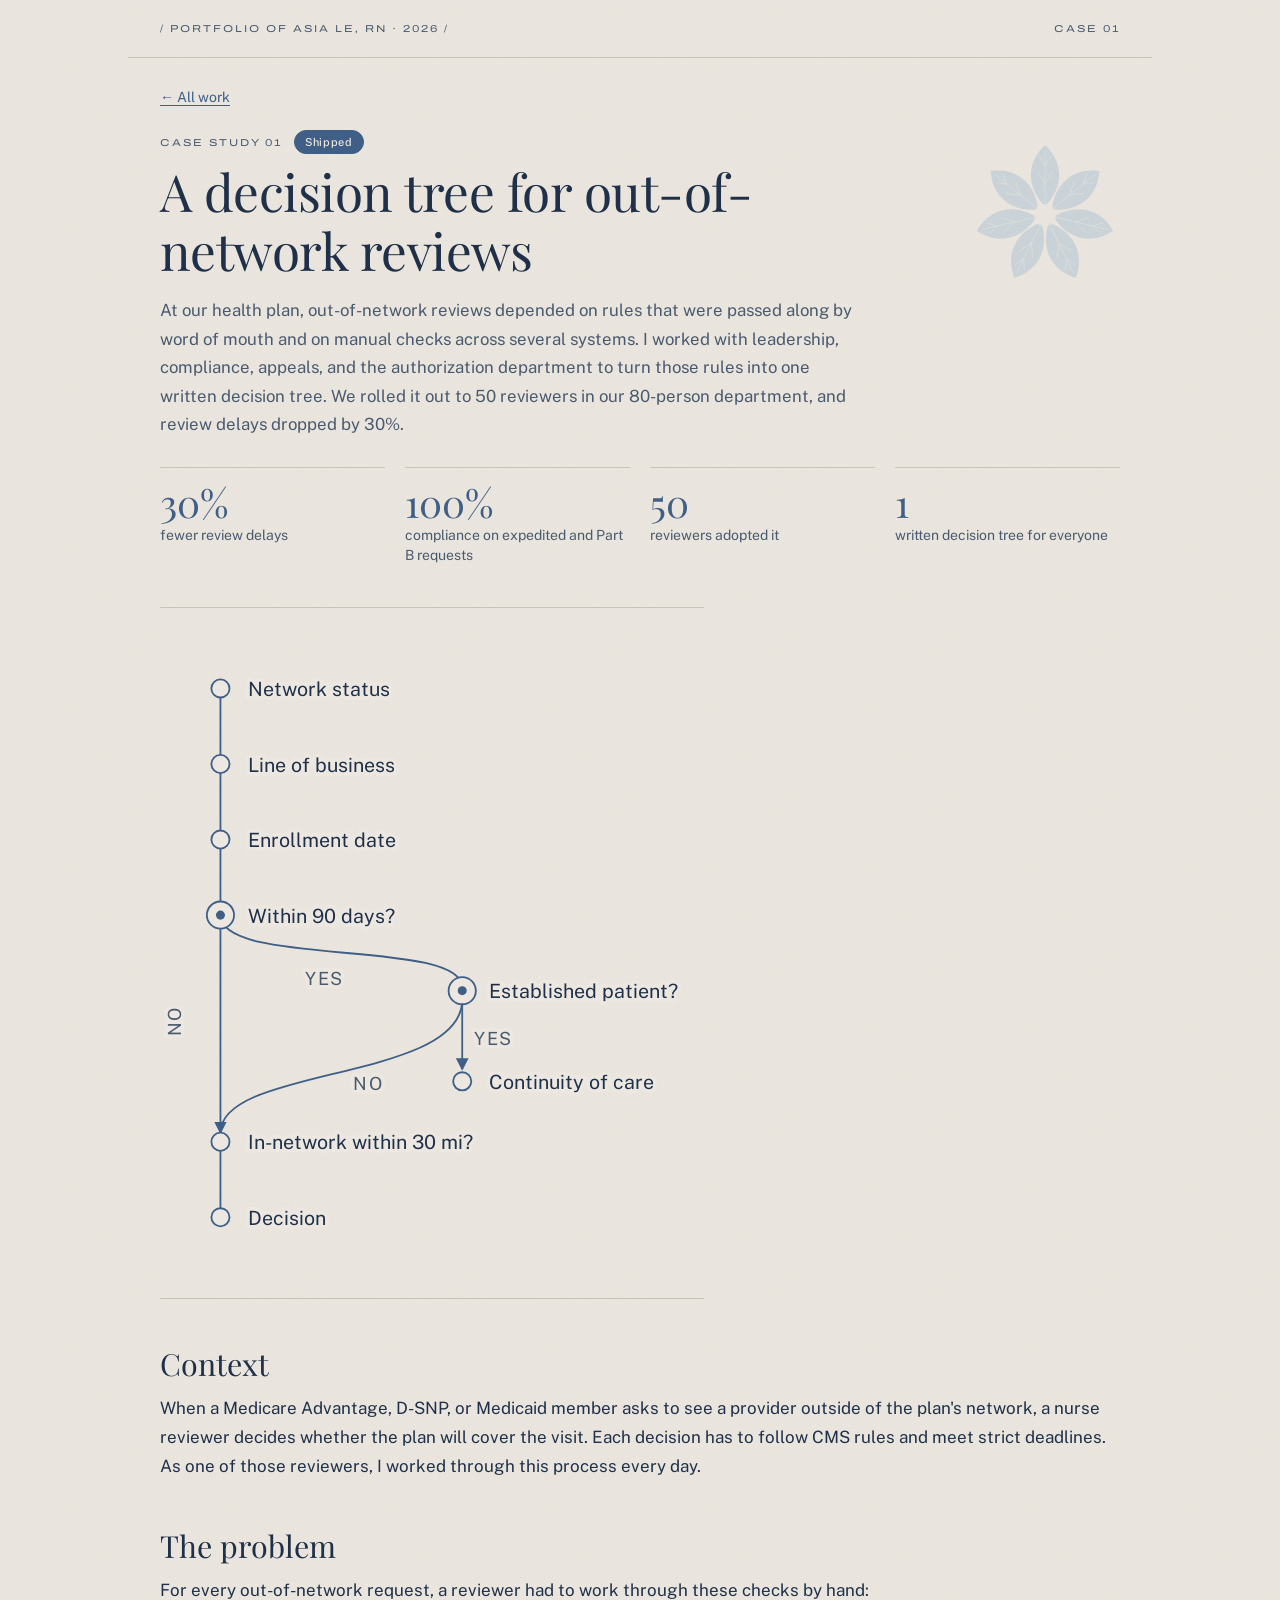
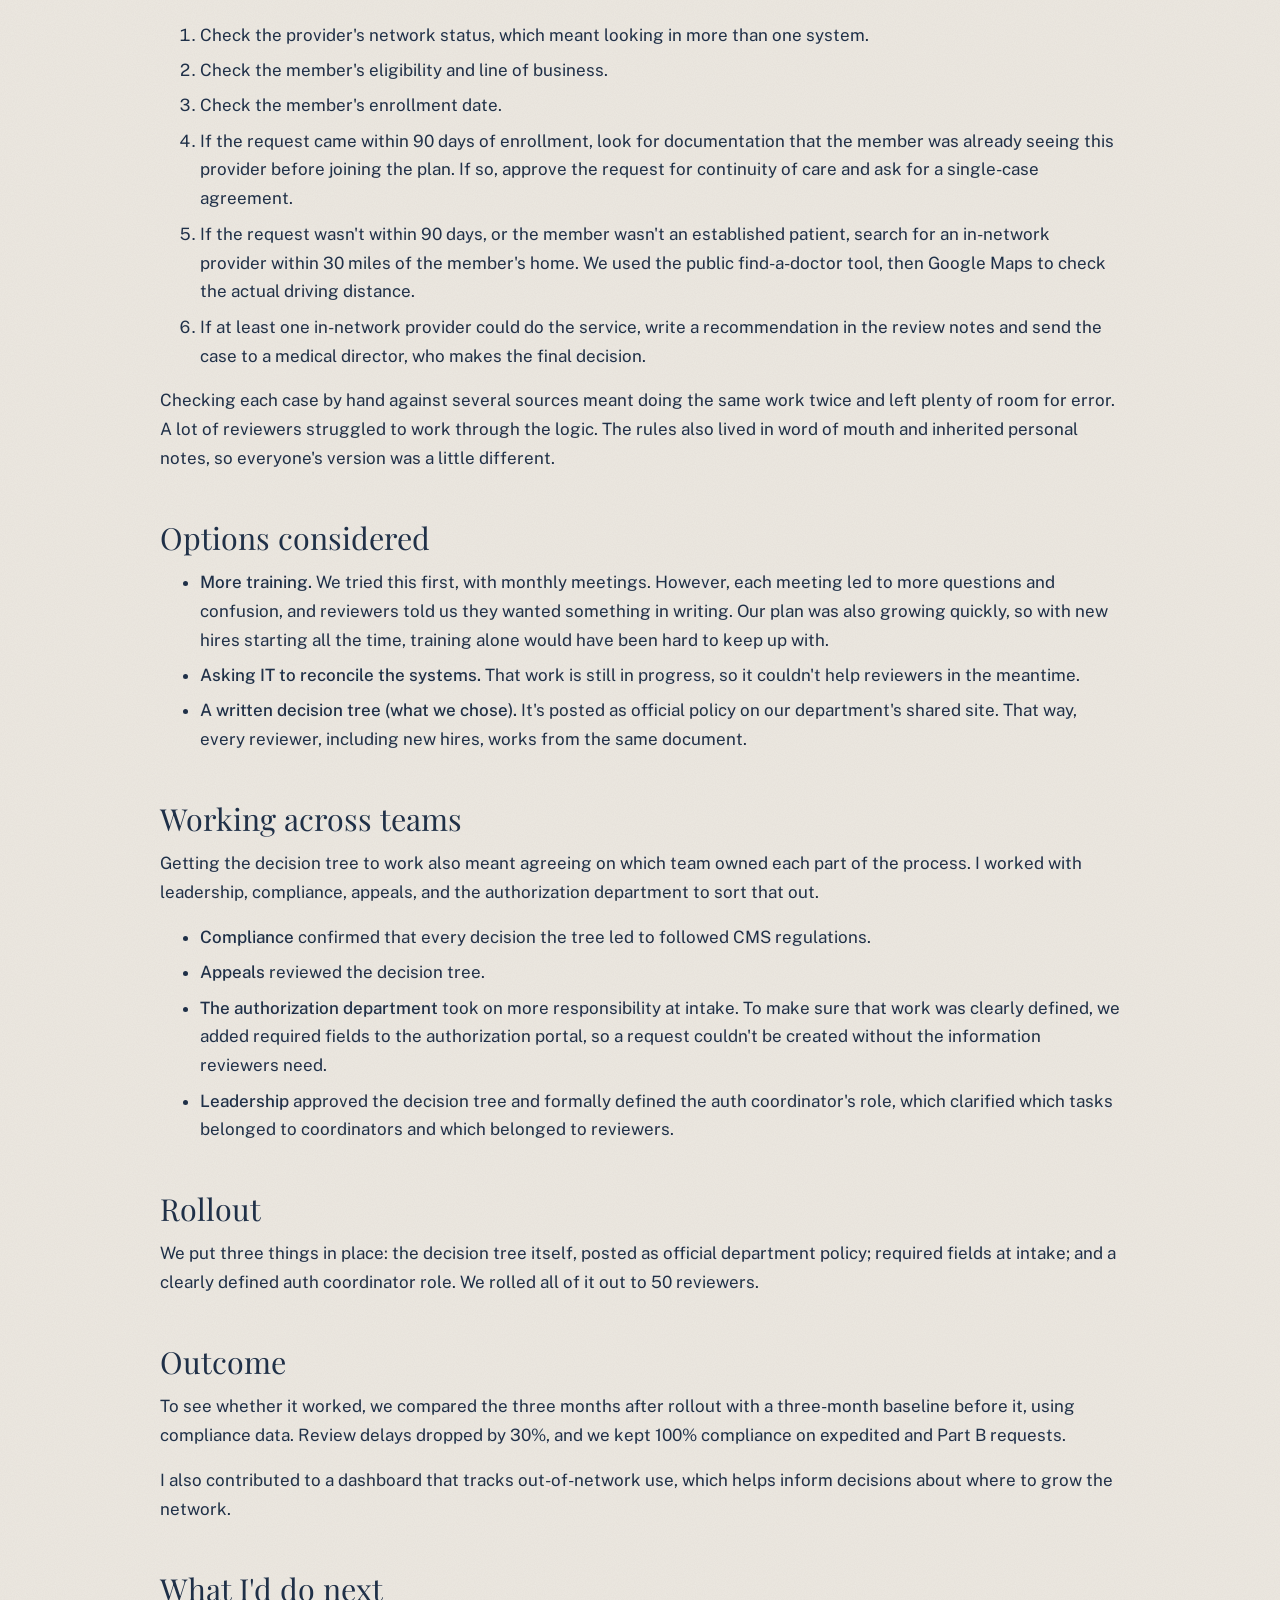
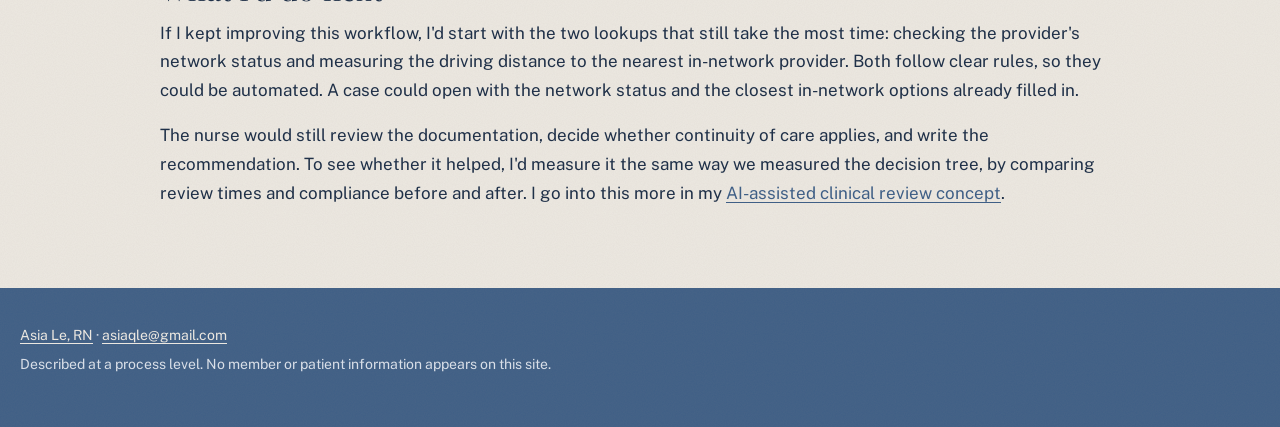
<file: oon-decision-tree.html>
<!doctype html>
<html lang="en">
<head>
  <meta charset="utf-8">
  <meta name="viewport" content="width=device-width, initial-scale=1">
  <title>A decision tree for out-of-network reviews · Asia Le</title>
  <meta name="description" content="Case study: replacing word-of-mouth out-of-network review rules with one live decision path, adopted by 50 reviewers, with 30% fewer review delays.">
  <meta property="og:type" content="article">
  <meta property="og:title" content="A decision tree for out-of-network reviews">
  <meta property="og:description" content="Out-of-network reviews ran on word of mouth and manual checks across several systems. A live decision path cut review delays by 30%.">
  <link rel="preconnect" href="https://fonts.googleapis.com">
  <link rel="preconnect" href="https://fonts.gstatic.com" crossorigin>
  <link rel="stylesheet" href="https://fonts.googleapis.com/css2?family=Playfair+Display:ital,wght@0,400;0,500;1,400&amp;family=Archivo:wdth,wght@125,400;125,500&amp;family=Public+Sans:wght@400;500&amp;display=swap">
  <link rel="stylesheet" href="styles.css">
</head>
<body>
<div class="topbar"><span class="meta">/ Portfolio of Asia Le, RN · 2026 /</span><span class="meta">Case 01</span></div>
<main class="wrap">
  <a class="back-link" href="index.html">← All work</a>
  <header class="page-head">
  <svg class="bloom" viewBox="0 0 240 240" aria-hidden="true" focusable="false"><use href="assets/flower.svg#flower" width="240" height="240"/></svg>
  <div class="meta-row"><span class="case-num">Case study 01</span><span class="status status--shipped">Shipped</span></div>
  <h1>A decision tree for out-of-network reviews</h1>
  <p class="lede">At our health plan, out-of-network reviews depended on rules that were passed along by word of mouth and on manual checks across several systems. I worked with leadership, compliance, appeals, and the authorization department to turn those rules into one written decision tree. We rolled it out to 50 reviewers in our 80-person department, and review delays dropped by 30%.</p>
  </header>

  <ul class="tiles" aria-label="Results">
    <li class="tile"><span class="tile-num">30%</span><span class="tile-label">fewer review delays</span></li>
    <li class="tile"><span class="tile-num">100%</span><span class="tile-label">compliance on expedited and Part B requests</span></li>
    <li class="tile"><span class="tile-num">50</span><span class="tile-label">reviewers adopted it</span></li>
    <li class="tile"><span class="tile-num">1</span><span class="tile-label">written decision tree for everyone</span></li>
  </ul>

<figure class="diagram-wrap">
<svg class="diagram" viewBox="0 0 360 430" role="img" aria-label="Decision path: check network status, line of business and enrollment date. If the request is within 90 days of enrollment, check whether the member is an established patient; if yes, approve for continuity of care. If the request is not within 90 days, or the member is not an established patient, search for an in-network provider within 30 miles, then decide."><defs><marker id="arw" viewBox="0 0 8 8" refX="7" refY="4" markerWidth="7" markerHeight="7" orient="auto"><path d="M0 0 L8 4 L0 8z" class="dot"/></marker></defs>

<path class="ln" d="M40 40 V 390"/>
<path class="ln" d="M40 190 C 40 225 200 205 200 238"/>
<path class="ln" d="M200 246 V 292" marker-end="url(#arw)"/>
<path class="ln" d="M200 246 C 200 300 40 290 40 334" marker-end="url(#arw)"/>
<circle class="node" cx="40" cy="40" r="6"/><circle class="node" cx="40" cy="90" r="6"/><circle class="node" cx="40" cy="140" r="6"/>
<circle class="node" cx="40" cy="190" r="9"/><circle class="dot" cx="40" cy="190" r="3"/>
<circle class="node" cx="200" cy="240" r="9"/><circle class="dot" cx="200" cy="240" r="3"/>
<circle class="node" cx="200" cy="300" r="6"/>
<circle class="node" cx="40" cy="340" r="6"/><circle class="node" cx="40" cy="390" r="6"/>
<text x="58" y="45">Network status</text>
<text x="58" y="95">Line of business</text>
<text x="58" y="145">Enrollment date</text>
<text x="58" y="195">Within 90 days?</text>
<text class="lbl" x="96" y="236">YES</text>
<text x="218" y="245">Established patient?</text>
<text class="lbl" x="208" y="276">YES</text>
<text x="218" y="305">Continuity of care</text>
<text class="lbl" x="128" y="306">NO</text>
<text class="lbl" x="14" y="270" transform="rotate(-90 14 270)">NO</text>
<text x="58" y="345">In-network within 30 mi?</text>
<text x="58" y="395">Decision</text>
</svg>
</figure>

  <h2>Context</h2>
  <p>When a Medicare Advantage, D-SNP, or Medicaid member asks to see a provider outside of the plan's network, a nurse reviewer decides whether the plan will cover the visit. Each decision has to follow CMS rules and meet strict deadlines. As one of those reviewers, I worked through this process every day.</p>

  <h2>The problem</h2>
  <p>For every out-of-network request, a reviewer had to work through these checks by hand:</p>
  <ol>
    <li>Check the provider's network status, which meant looking in more than one system.</li>
    <li>Check the member's eligibility and line of business.</li>
    <li>Check the member's enrollment date.</li>
    <li>If the request came within 90 days of enrollment, look for documentation that the member was already seeing this provider before joining the plan. If so, approve the request for continuity of care and ask for a single-case agreement.</li>
    <li>If the request wasn't within 90 days, or the member wasn't an established patient, search for an in-network provider within 30 miles of the member's home. We used the public find-a-doctor tool, then Google Maps to check the actual driving distance.</li>
    <li>If at least one in-network provider could do the service, write a recommendation in the review notes and send the case to a medical director, who makes the final decision.</li>
  </ol>
  <p>Checking each case by hand against several sources meant doing the same work twice and left plenty of room for error. A lot of reviewers struggled to work through the logic. The rules also lived in word of mouth and inherited personal notes, so everyone's version was a little different.</p>

  <h2>Options considered</h2>
  <ul>
    <li><strong>More training.</strong> We tried this first, with monthly meetings. However, each meeting led to more questions and confusion, and reviewers told us they wanted something in writing. Our plan was also growing quickly, so with new hires starting all the time, training alone would have been hard to keep up with.</li>
    <li><strong>Asking IT to reconcile the systems.</strong> That work is still in progress, so it couldn't help reviewers in the meantime.</li>
    <li><strong>A written decision tree (what we chose).</strong> It's posted as official policy on our department's shared site. That way, every reviewer, including new hires, works from the same document.</li>
  </ul>

  <h2>Working across teams</h2>
  <p>Getting the decision tree to work also meant agreeing on which team owned each part of the process. I worked with leadership, compliance, appeals, and the authorization department to sort that out.</p>
  <ul>
    <li><strong>Compliance</strong> confirmed that every decision the tree led to followed CMS regulations.</li>
    <li><strong>Appeals</strong> reviewed the decision tree.</li>
    <li><strong>The authorization department</strong> took on more responsibility at intake. To make sure that work was clearly defined, we added required fields to the authorization portal, so a request couldn't be created without the information reviewers need.</li>
    <li><strong>Leadership</strong> approved the decision tree and formally defined the auth coordinator's role, which clarified which tasks belonged to coordinators and which belonged to reviewers.</li>
  </ul>

  <h2>Rollout</h2>
  <p>We put three things in place: the decision tree itself, posted as official department policy; required fields at intake; and a clearly defined auth coordinator role. We rolled all of it out to 50 reviewers.</p>

  <h2>Outcome</h2>
  <p>To see whether it worked, we compared the three months after rollout with a three-month baseline before it, using compliance data. Review delays dropped by 30%, and we kept 100% compliance on expedited and Part B requests.</p>
  <p>I also contributed to a dashboard that tracks out-of-network use, which helps inform decisions about where to grow the network.</p>

  <h2>What I'd do next</h2>
  <p>If I kept improving this workflow, I'd start with the two lookups that still take the most time: checking the provider's network status and measuring the driving distance to the nearest in-network provider. Both follow clear rules, so they could be automated. A case could open with the network status and the closest in-network options already filled in.</p>
  <p>The nurse would still review the documentation, decide whether continuity of care applies, and write the recommendation. To see whether it helped, I'd measure it the same way we measured the decision tree, by comparing review times and compliance before and after. I go into this more in my <a href="ai-clinical-review.html">AI-assisted clinical review concept</a>.</p>
</main>
<footer class="site-footer">
  <p><a href="index.html">Asia Le, RN</a> · <a href="mailto:asiaqle@gmail.com">asiaqle@gmail.com</a></p>
  <p>Described at a process level. No member or patient information appears on this site.</p>
</footer>
</body>
</html>
</file>
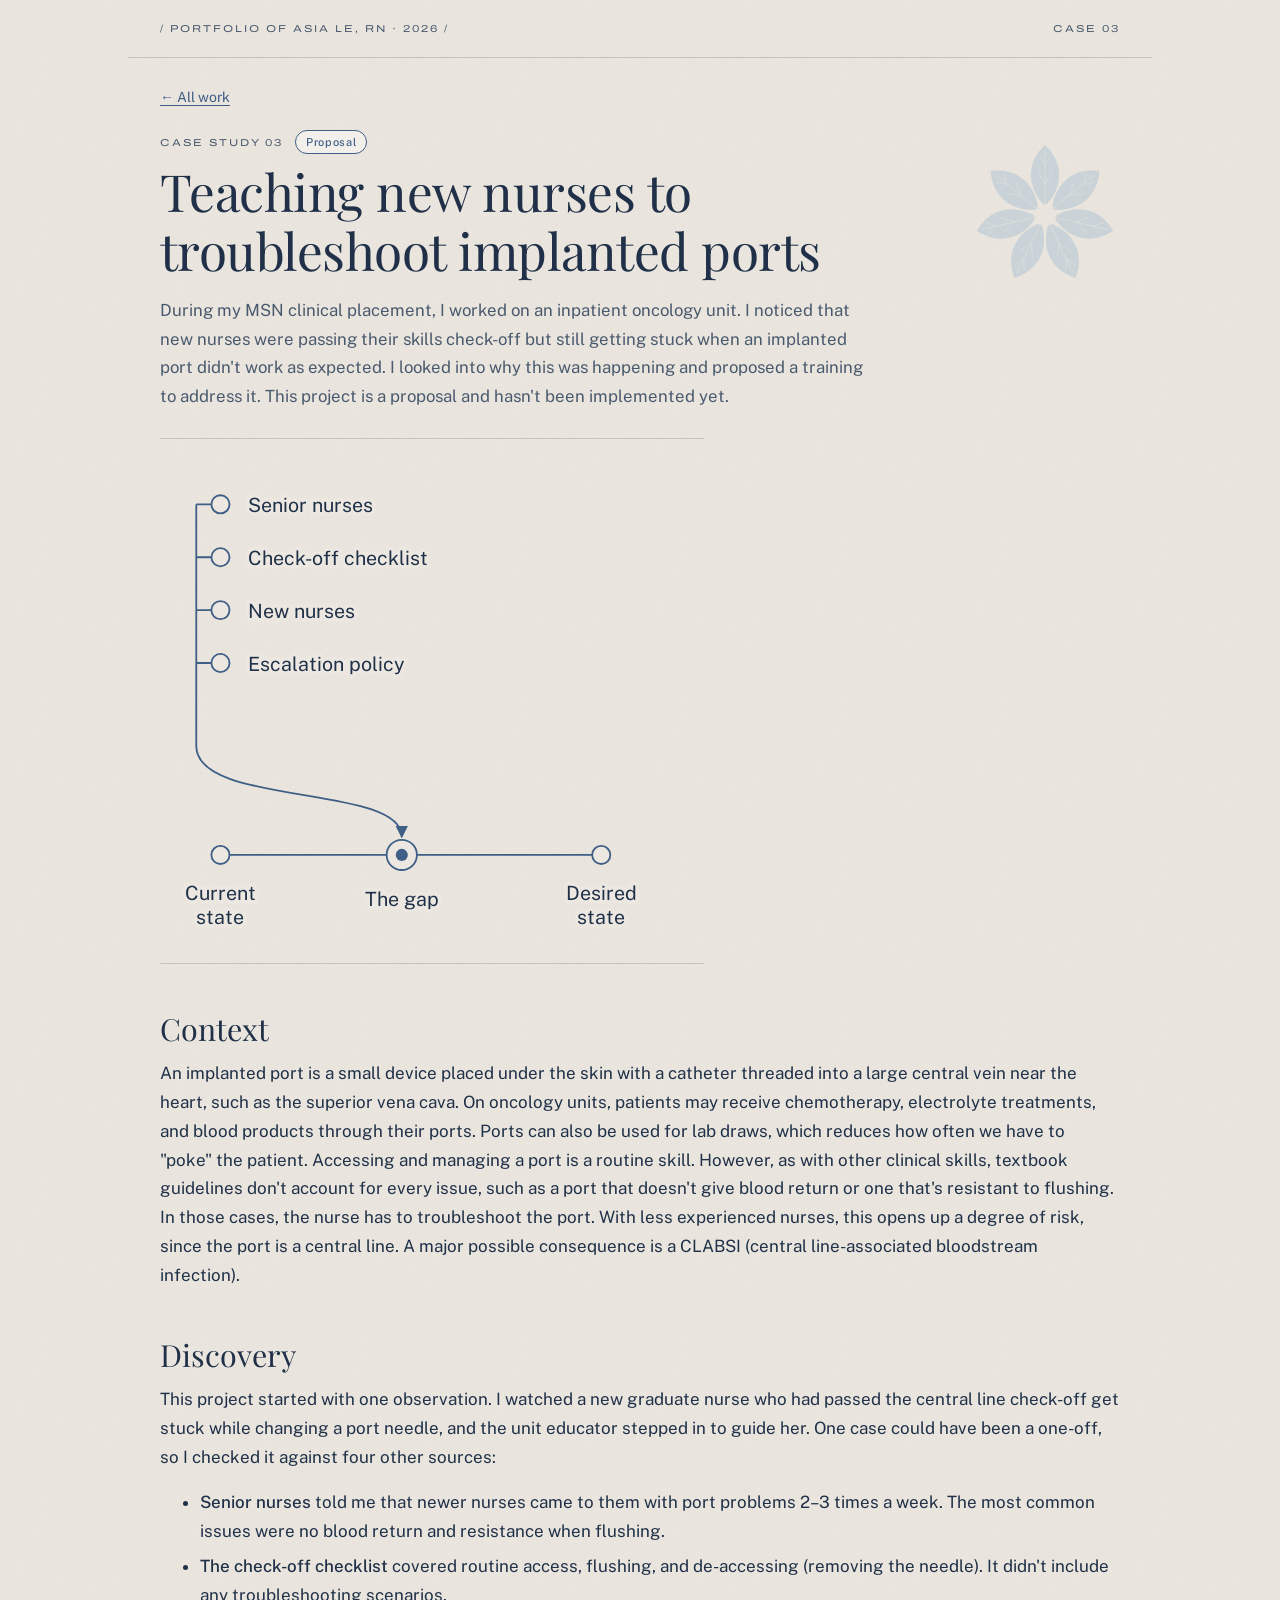
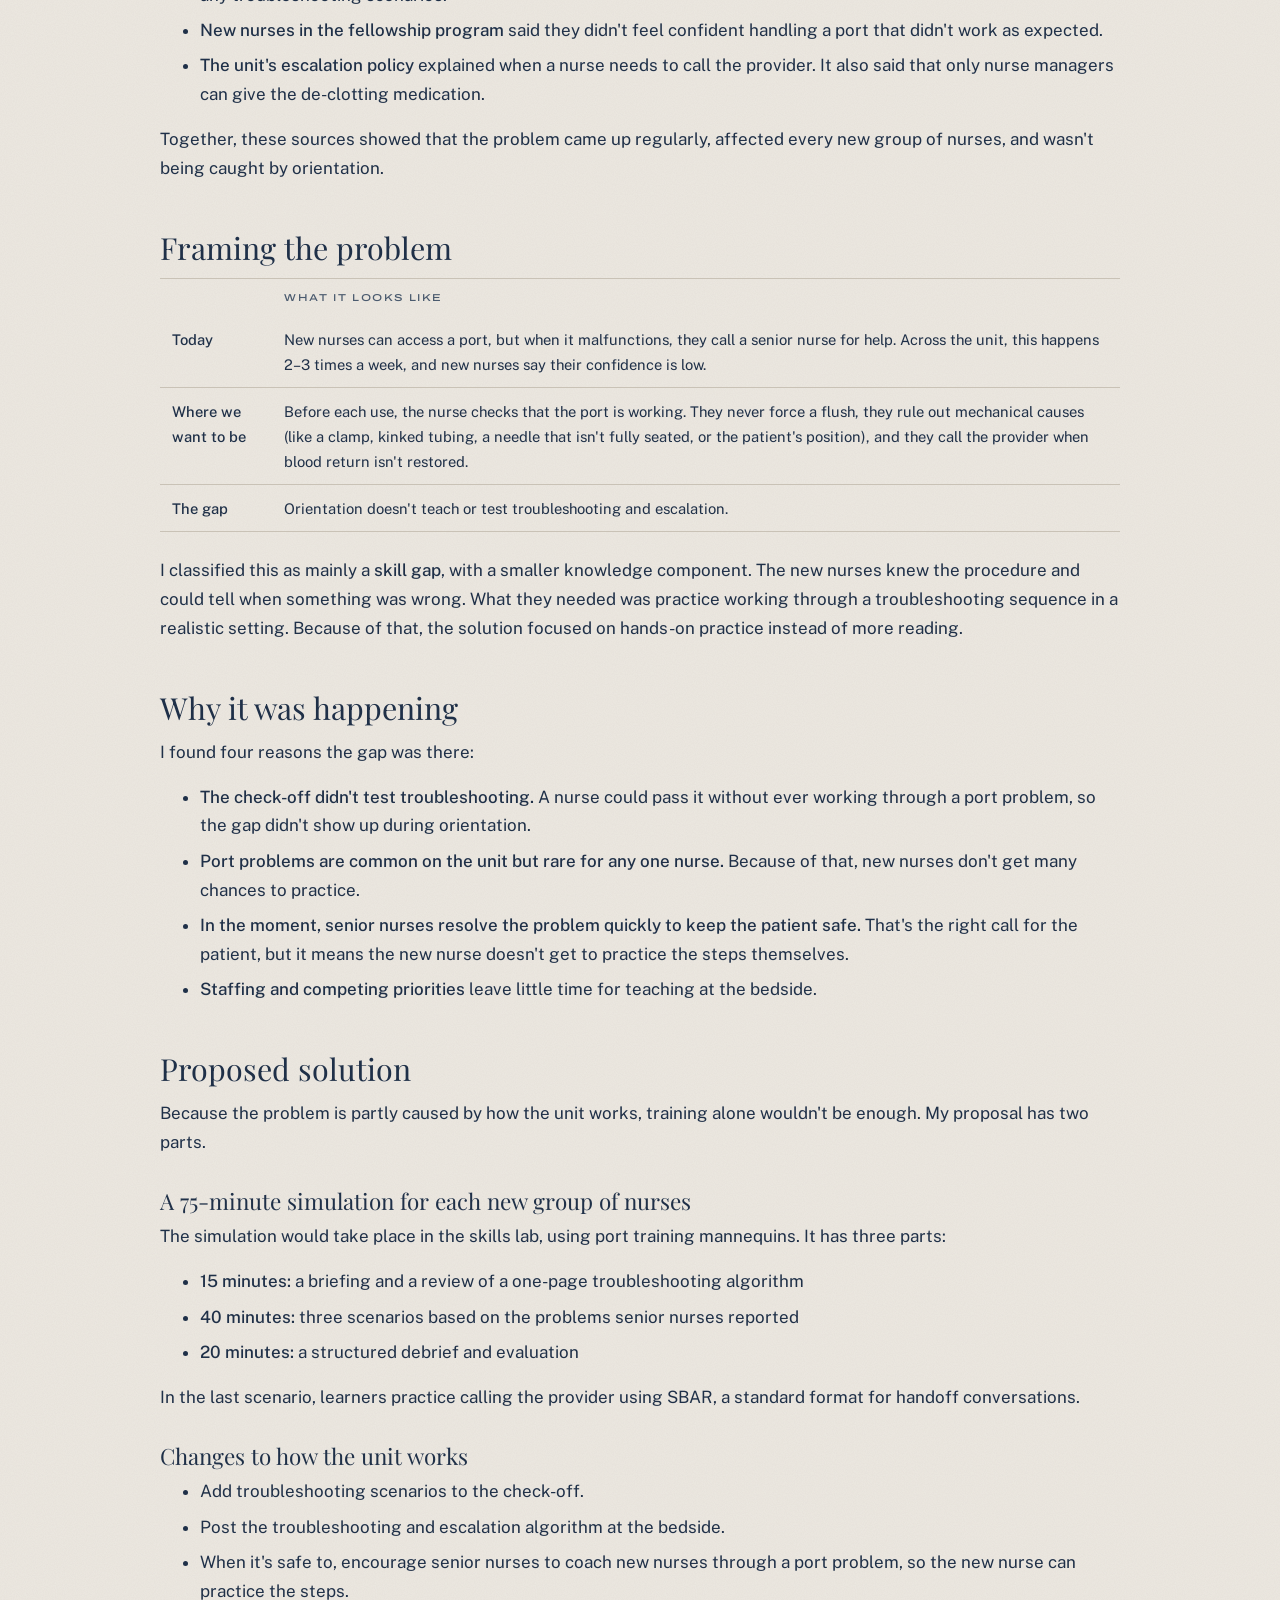
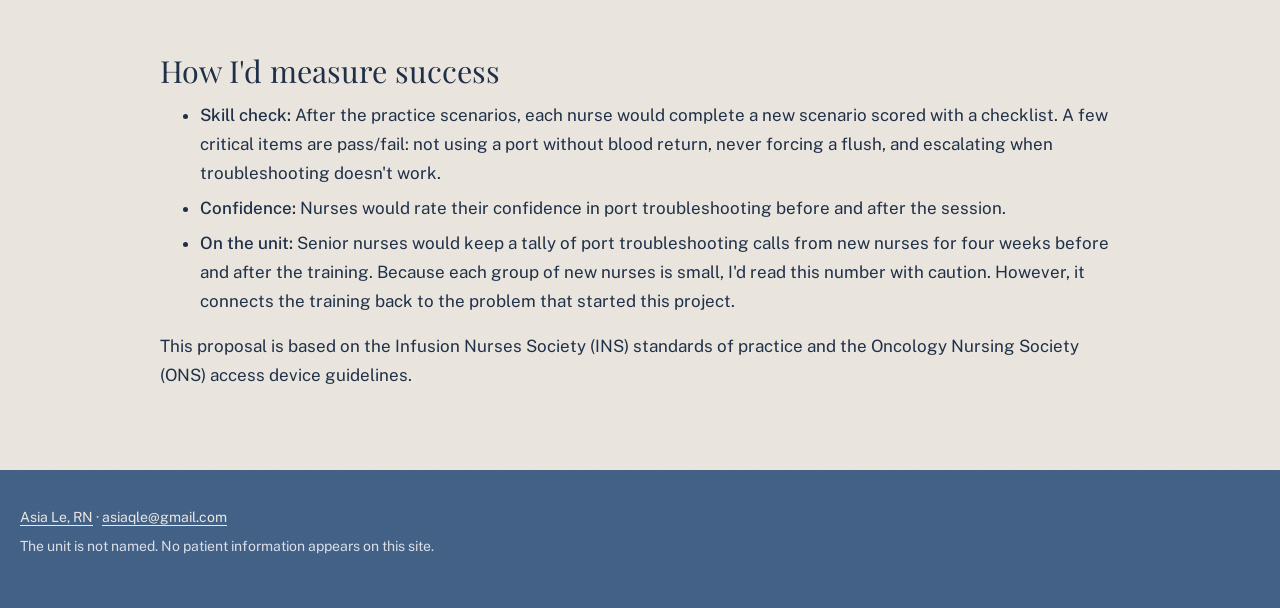
<file: port-troubleshooting.html>
<!doctype html>
<html lang="en">
<head>
  <meta charset="utf-8">
  <meta name="viewport" content="width=device-width, initial-scale=1">
  <title>Teaching new nurses to troubleshoot implanted ports · Asia Le</title>
  <meta name="description" content="Discovery case study: why new oncology nurses who passed their check-off still couldn't troubleshoot an implanted port, and a proposed fix with clear success measures.">
  <meta property="og:type" content="article">
  <meta property="og:title" content="Teaching new nurses to troubleshoot implanted ports">
  <meta property="og:description" content="A discovery project on an oncology unit: one observed struggle, four sources of evidence, and a fix that goes beyond training.">
  <link rel="preconnect" href="https://fonts.googleapis.com">
  <link rel="preconnect" href="https://fonts.gstatic.com" crossorigin>
  <link rel="stylesheet" href="https://fonts.googleapis.com/css2?family=Playfair+Display:ital,wght@0,400;0,500;1,400&amp;family=Archivo:wdth,wght@125,400;125,500&amp;family=Public+Sans:wght@400;500&amp;display=swap">
  <link rel="stylesheet" href="styles.css">
</head>
<body>
<div class="topbar"><span class="meta">/ Portfolio of Asia Le, RN · 2026 /</span><span class="meta">Case 03</span></div>
<main class="wrap">
  <a class="back-link" href="index.html">← All work</a>
  <header class="page-head">
  <svg class="bloom" viewBox="0 0 240 240" aria-hidden="true" focusable="false"><use href="assets/flower.svg#flower" width="240" height="240"/></svg>
  <div class="meta-row"><span class="case-num">Case study 03</span><span class="status status--proposal">Proposal</span></div>
  <h1>Teaching new nurses to troubleshoot implanted ports</h1>
  <p class="lede">During my MSN clinical placement, I worked on an inpatient oncology unit. I noticed that new nurses were passing their skills check-off but still getting stuck when an implanted port didn't work as expected. I looked into why this was happening and proposed a training to address it. This project is a proposal and hasn't been implemented yet.</p>
  </header>

<figure class="diagram-wrap">
<svg class="diagram" viewBox="0 0 360 320" role="img" aria-label="Four sources (senior nurses, the check-off checklist, new nurses and the escalation policy) all pointed to the same gap between the current state and the desired state."><defs><marker id="arw" viewBox="0 0 8 8" refX="7" refY="4" markerWidth="7" markerHeight="7" orient="auto"><path d="M0 0 L8 4 L0 8z" class="dot"/></marker></defs>

<path class="ln" d="M24 30 V 135"/>
<path class="ln" d="M24 30 H 34 M24 65 H 34 M24 100 H 34 M24 135 H 34"/>
<path class="ln" d="M24 135 V 190 C 24 230 160 215 160 250" marker-end="url(#arw)"/>
<path class="ln" d="M46 262 H 150 M170 262 H 286"/>
<circle class="node" cx="40" cy="30" r="6"/><circle class="node" cx="40" cy="65" r="6"/>
<circle class="node" cx="40" cy="100" r="6"/><circle class="node" cx="40" cy="135" r="6"/>
<circle class="node" cx="40" cy="262" r="6"/><circle class="node" cx="160" cy="262" r="10"/><circle class="dot" cx="160" cy="262" r="4"/><circle class="node" cx="292" cy="262" r="6"/>
<text x="58" y="35">Senior nurses</text>
<text x="58" y="70">Check-off checklist</text>
<text x="58" y="105">New nurses</text>
<text x="58" y="140">Escalation policy</text>
<text x="40" y="292" text-anchor="middle">Current</text><text x="40" y="308" text-anchor="middle">state</text>
<text x="160" y="296" text-anchor="middle">The gap</text>
<text x="292" y="292" text-anchor="middle">Desired</text><text x="292" y="308" text-anchor="middle">state</text>
</svg>
</figure>

  <h2>Context</h2>
  <p>An implanted port is a small device placed under the skin with a catheter threaded into a large central vein near the heart, such as the superior vena cava. On oncology units, patients may receive chemotherapy, electrolyte treatments, and blood products through their ports. Ports can also be used for lab draws, which reduces how often we have to "poke" the patient. Accessing and managing a port is a routine skill. However, as with other clinical skills, textbook guidelines don't account for every issue, such as a port that doesn't give blood return or one that's resistant to flushing. In those cases, the nurse has to troubleshoot the port. With less experienced nurses, this opens up a degree of risk, since the port is a central line. A major possible consequence is a CLABSI (central line-associated bloodstream infection).</p>

  <h2>Discovery</h2>
  <p>This project started with one observation. I watched a new graduate nurse who had passed the central line check-off get stuck while changing a port needle, and the unit educator stepped in to guide her. One case could have been a one-off, so I checked it against four other sources:</p>
  <ul>
    <li><strong>Senior nurses</strong> told me that newer nurses came to them with port problems 2–3 times a week. The most common issues were no blood return and resistance when flushing.</li>
    <li><strong>The check-off checklist</strong> covered routine access, flushing, and de-accessing (removing the needle). It didn't include any troubleshooting scenarios.</li>
    <li><strong>New nurses in the fellowship program</strong> said they didn't feel confident handling a port that didn't work as expected.</li>
    <li><strong>The unit's escalation policy</strong> explained when a nurse needs to call the provider. It also said that only nurse managers can give the de-clotting medication.</li>
  </ul>
  <p>Together, these sources showed that the problem came up regularly, affected every new group of nurses, and wasn't being caught by orientation.</p>

  <h2>Framing the problem</h2>
  <div class="table-wrap">
    <table>
      <thead><tr><th scope="col"></th><th scope="col">What it looks like</th></tr></thead>
      <tbody>
        <tr><th scope="row">Today</th><td>New nurses can access a port, but when it malfunctions, they call a senior nurse for help. Across the unit, this happens 2–3 times a week, and new nurses say their confidence is low.</td></tr>
        <tr><th scope="row">Where we want to be</th><td>Before each use, the nurse checks that the port is working. They never force a flush, they rule out mechanical causes (like a clamp, kinked tubing, a needle that isn't fully seated, or the patient's position), and they call the provider when blood return isn't restored.</td></tr>
        <tr><th scope="row">The gap</th><td>Orientation doesn't teach or test troubleshooting and escalation.</td></tr>
      </tbody>
    </table>
  </div>
  <p>I classified this as mainly a <strong>skill gap</strong>, with a smaller knowledge component. The new nurses knew the procedure and could tell when something was wrong. What they needed was practice working through a troubleshooting sequence in a realistic setting. Because of that, the solution focused on hands-on practice instead of more reading.</p>

  <h2>Why it was happening</h2>
  <p>I found four reasons the gap was there:</p>
  <ul>
    <li><strong>The check-off didn't test troubleshooting.</strong> A nurse could pass it without ever working through a port problem, so the gap didn't show up during orientation.</li>
    <li><strong>Port problems are common on the unit but rare for any one nurse.</strong> Because of that, new nurses don't get many chances to practice.</li>
    <li><strong>In the moment, senior nurses resolve the problem quickly to keep the patient safe.</strong> That's the right call for the patient, but it means the new nurse doesn't get to practice the steps themselves.</li>
    <li><strong>Staffing and competing priorities</strong> leave little time for teaching at the bedside.</li>
  </ul>

  <h2>Proposed solution</h2>
  <p>Because the problem is partly caused by how the unit works, training alone wouldn't be enough. My proposal has two parts.</p>
  <h3>A 75-minute simulation for each new group of nurses</h3>
  <p>The simulation would take place in the skills lab, using port training mannequins. It has three parts:</p>
  <ul>
    <li><strong>15 minutes:</strong> a briefing and a review of a one-page troubleshooting algorithm</li>
    <li><strong>40 minutes:</strong> three scenarios based on the problems senior nurses reported</li>
    <li><strong>20 minutes:</strong> a structured debrief and evaluation</li>
  </ul>
  <p>In the last scenario, learners practice calling the provider using SBAR, a standard format for handoff conversations.</p>
  <h3>Changes to how the unit works</h3>
  <ul>
    <li>Add troubleshooting scenarios to the check-off.</li>
    <li>Post the troubleshooting and escalation algorithm at the bedside.</li>
    <li>When it's safe to, encourage senior nurses to coach new nurses through a port problem, so the new nurse can practice the steps.</li>
  </ul>

  <h2>How I'd measure success</h2>
  <ul>
    <li><strong>Skill check:</strong> After the practice scenarios, each nurse would complete a new scenario scored with a checklist. A few critical items are pass/fail: not using a port without blood return, never forcing a flush, and escalating when troubleshooting doesn't work.</li>
    <li><strong>Confidence:</strong> Nurses would rate their confidence in port troubleshooting before and after the session.</li>
    <li><strong>On the unit:</strong> Senior nurses would keep a tally of port troubleshooting calls from new nurses for four weeks before and after the training. Because each group of new nurses is small, I'd read this number with caution. However, it connects the training back to the problem that started this project.</li>
  </ul>

  <p>This proposal is based on the Infusion Nurses Society (INS) standards of practice and the Oncology Nursing Society (ONS) access device guidelines.</p>
</main>
<footer class="site-footer">
  <p><a href="index.html">Asia Le, RN</a> · <a href="mailto:asiaqle@gmail.com">asiaqle@gmail.com</a></p>
  <p>The unit is not named. No patient information appears on this site.</p>
</footer>
</body>
</html>
</file>
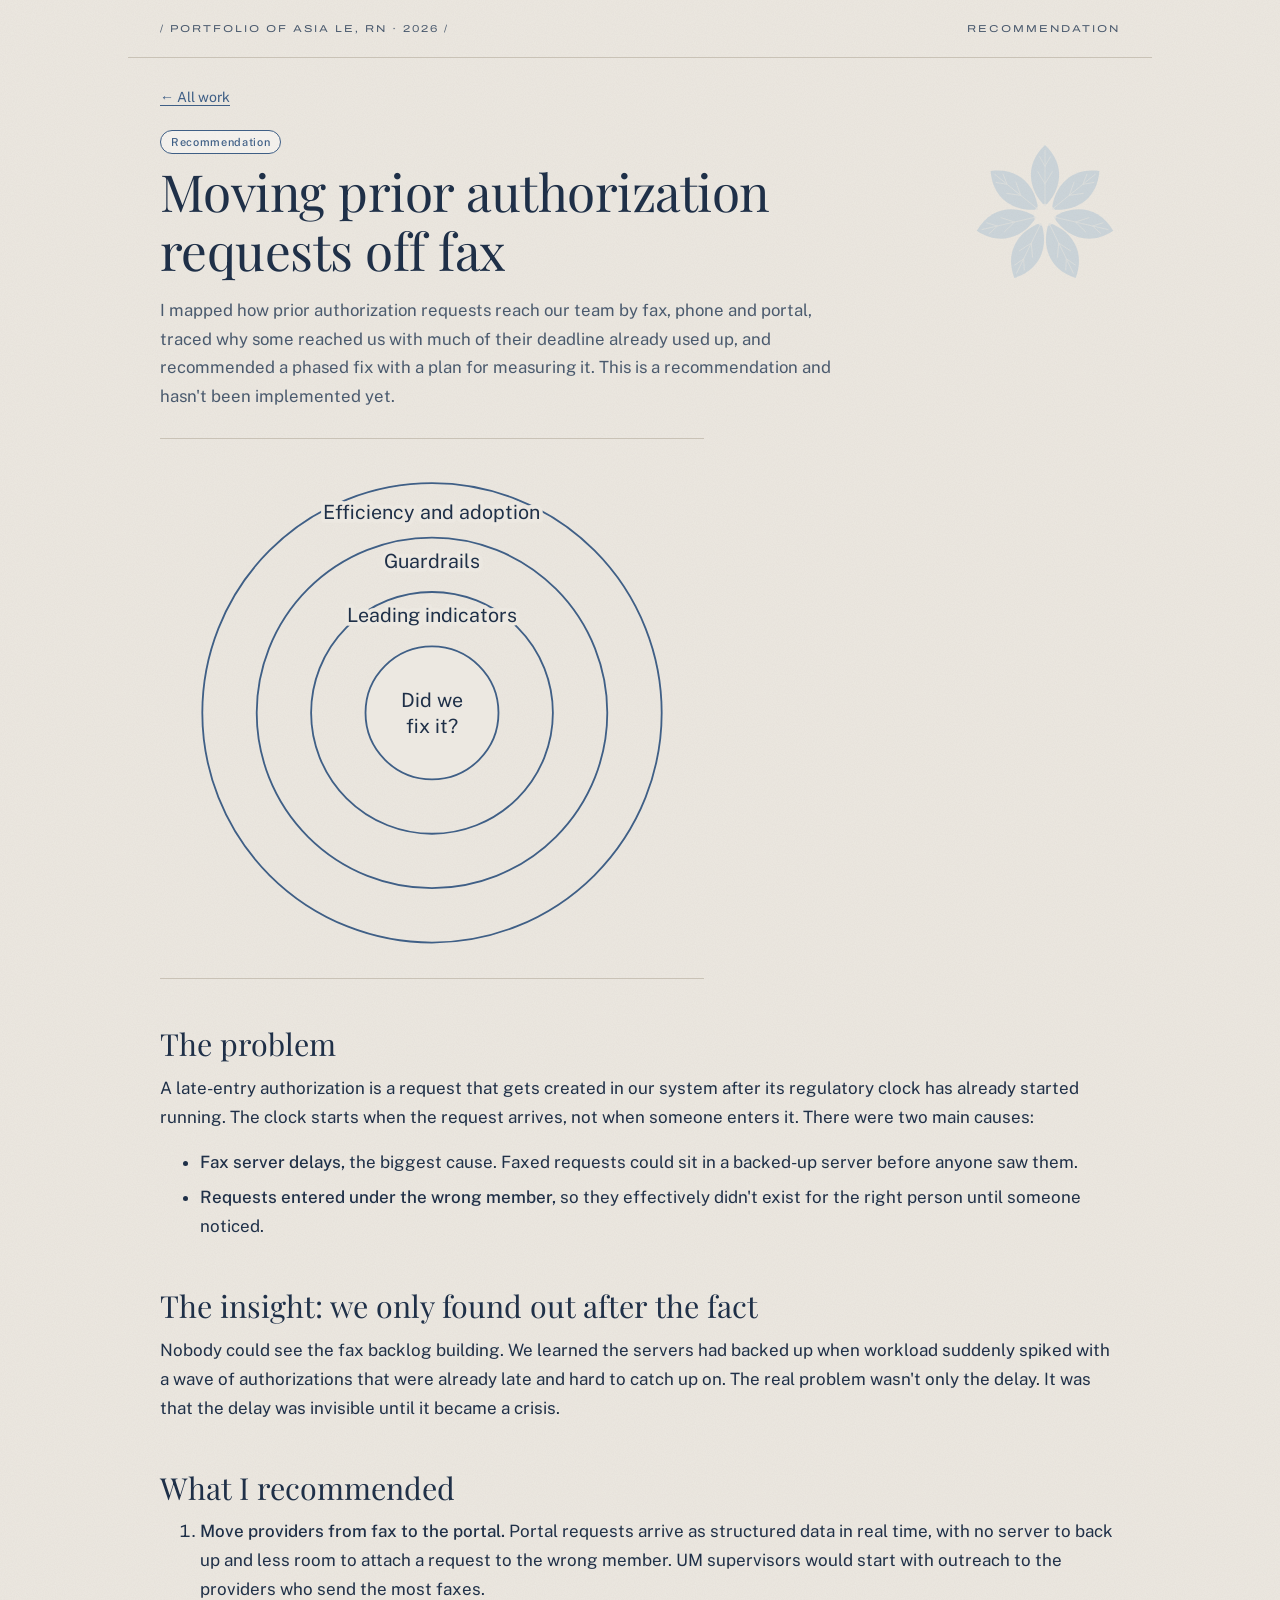
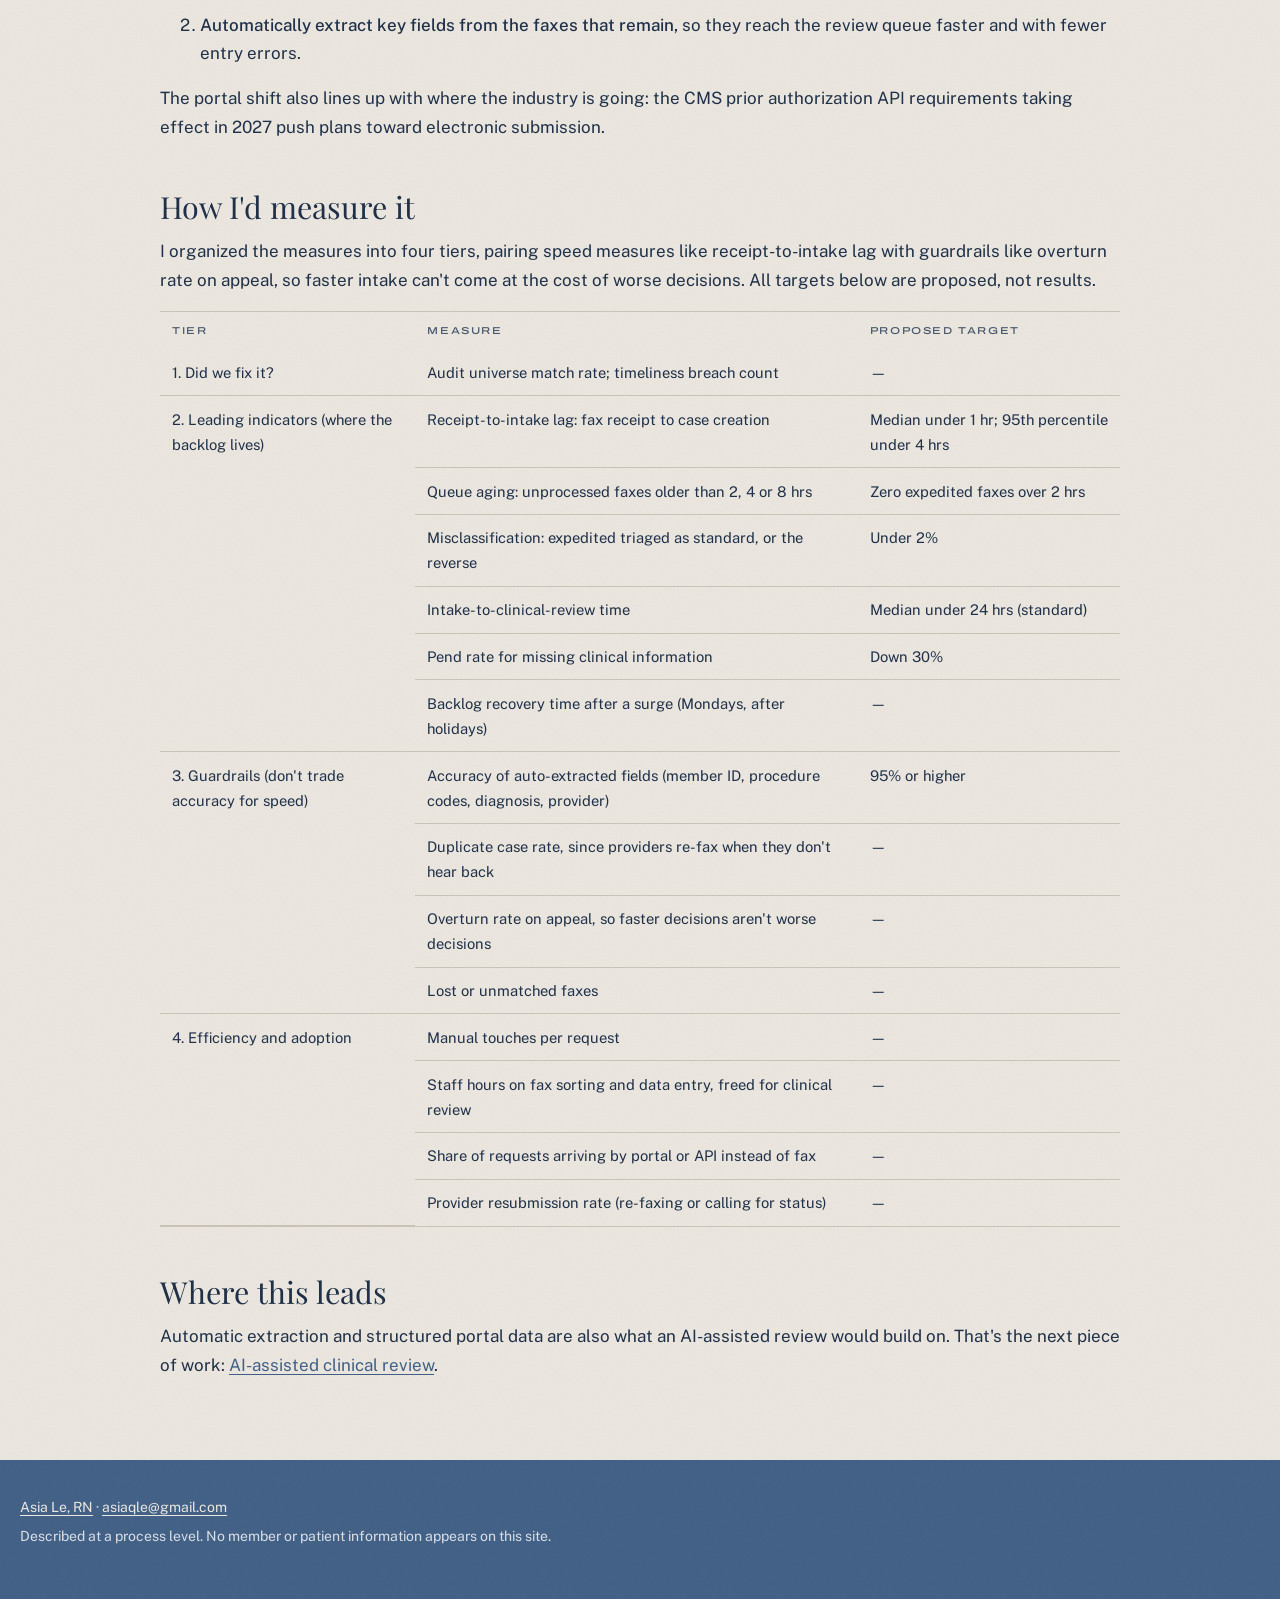
<file: prior-auth-intake.html>
<!doctype html>
<html lang="en">
<head>
  <meta charset="utf-8">
  <meta name="viewport" content="width=device-width, initial-scale=1">
  <title>Moving prior authorization requests off fax · Asia Le</title>
  <meta name="description" content="Recommendation: why late prior authorizations arrived in waves, a plan to move providers from fax to the portal, and a tiered framework for measuring it.">
  <meta property="og:type" content="article">
  <meta property="og:title" content="Moving prior authorization requests off fax">
  <meta property="og:description" content="Late authorizations kept arriving in waves because nobody could see the fax backlog building. A recommendation and a measurement plan.">
  <link rel="preconnect" href="https://fonts.googleapis.com">
  <link rel="preconnect" href="https://fonts.gstatic.com" crossorigin>
  <link rel="stylesheet" href="https://fonts.googleapis.com/css2?family=Playfair+Display:ital,wght@0,400;0,500;1,400&amp;family=Archivo:wdth,wght@125,400;125,500&amp;family=Public+Sans:wght@400;500&amp;display=swap">
  <link rel="stylesheet" href="styles.css">
</head>
<body>
<div class="topbar"><span class="meta">/ Portfolio of Asia Le, RN · 2026 /</span><span class="meta">Recommendation</span></div>
<main class="wrap">
  <a class="back-link" href="index.html">← All work</a>
  <header class="page-head">
  <svg class="bloom" viewBox="0 0 240 240" aria-hidden="true" focusable="false"><use href="assets/flower.svg#flower" width="240" height="240"/></svg>
  <div class="meta-row"><span class="status status--recommendation">Recommendation</span></div>
  <h1>Moving prior authorization requests off fax</h1>
  <p class="lede">I mapped how prior authorization requests reach our team by fax, phone and portal, traced why some reached us with much of their deadline already used up, and recommended a phased fix with a plan for measuring it. This is a recommendation and hasn't been implemented yet.</p>
  </header>

<figure class="diagram-wrap">
<svg class="diagram" viewBox="0 0 360 330" role="img" aria-label="Four nested tiers of measures. At the center: did we fix it. Around it: leading indicators. Around that: guardrails. Outermost: efficiency and adoption."><defs><marker id="arw" viewBox="0 0 8 8" refX="7" refY="4" markerWidth="7" markerHeight="7" orient="auto"><path d="M0 0 L8 4 L0 8z" class="dot"/></marker></defs>

<circle class="ln" cx="180" cy="168" r="152"/>
<circle class="ln" cx="180" cy="168" r="116"/>
<circle class="ln" cx="180" cy="168" r="80"/>
<circle class="node" cx="180" cy="168" r="44"/>
<text x="180" y="40" text-anchor="middle">Efficiency and adoption</text>
<text x="180" y="72" text-anchor="middle">Guardrails</text>
<text x="180" y="108" text-anchor="middle">Leading indicators</text>
<text x="180" y="164" text-anchor="middle">Did we</text><text x="180" y="181" text-anchor="middle">fix it?</text>
</svg>
</figure>

  <h2>The problem</h2>
  <p>A late-entry authorization is a request that gets created in our system after its regulatory clock has already started running. The clock starts when the request arrives, not when someone enters it. There were two main causes:</p>
  <ul>
    <li><strong>Fax server delays,</strong> the biggest cause. Faxed requests could sit in a backed-up server before anyone saw them.</li>
    <li><strong>Requests entered under the wrong member,</strong> so they effectively didn't exist for the right person until someone noticed.</li>
  </ul>

  <h2>The insight: we only found out after the fact</h2>
  <p>Nobody could see the fax backlog building. We learned the servers had backed up when workload suddenly spiked with a wave of authorizations that were already late and hard to catch up on. The real problem wasn't only the delay. It was that the delay was invisible until it became a crisis.</p>

  <h2>What I recommended</h2>
  <ol>
    <li><strong>Move providers from fax to the portal.</strong> Portal requests arrive as structured data in real time, with no server to back up and less room to attach a request to the wrong member. UM supervisors would start with outreach to the providers who send the most faxes.</li>
    <li><strong>Automatically extract key fields from the faxes that remain,</strong> so they reach the review queue faster and with fewer entry errors.</li>
  </ol>
  <p>The portal shift also lines up with where the industry is going: the CMS prior authorization API requirements taking effect in 2027 push plans toward electronic submission.</p>

  <h2>How I'd measure it</h2>
  <p>I organized the measures into four tiers, pairing speed measures like receipt-to-intake lag with guardrails like overturn rate on appeal, so faster intake can't come at the cost of worse decisions. All targets below are proposed, not results.</p>
  <div class="table-wrap">
    <table>
      <thead><tr><th scope="col">Tier</th><th scope="col">Measure</th><th scope="col">Proposed target</th></tr></thead>
      <tbody>
        <tr><td>1. Did we fix it?</td><td>Audit universe match rate; timeliness breach count</td><td>—</td></tr>
        <tr><td rowspan="6">2. Leading indicators (where the backlog lives)</td><td>Receipt-to-intake lag: fax receipt to case creation</td><td>Median under 1 hr; 95th percentile under 4 hrs</td></tr>
        <tr><td>Queue aging: unprocessed faxes older than 2, 4 or 8 hrs</td><td>Zero expedited faxes over 2 hrs</td></tr>
        <tr><td>Misclassification: expedited triaged as standard, or the reverse</td><td>Under 2%</td></tr>
        <tr><td>Intake-to-clinical-review time</td><td>Median under 24 hrs (standard)</td></tr>
        <tr><td>Pend rate for missing clinical information</td><td>Down 30%</td></tr>
        <tr><td>Backlog recovery time after a surge (Mondays, after holidays)</td><td>—</td></tr>
        <tr><td rowspan="4">3. Guardrails (don't trade accuracy for speed)</td><td>Accuracy of auto-extracted fields (member ID, procedure codes, diagnosis, provider)</td><td>95% or higher</td></tr>
        <tr><td>Duplicate case rate, since providers re-fax when they don't hear back</td><td>—</td></tr>
        <tr><td>Overturn rate on appeal, so faster decisions aren't worse decisions</td><td>—</td></tr>
        <tr><td>Lost or unmatched faxes</td><td>—</td></tr>
        <tr><td rowspan="4">4. Efficiency and adoption</td><td>Manual touches per request</td><td>—</td></tr>
        <tr><td>Staff hours on fax sorting and data entry, freed for clinical review</td><td>—</td></tr>
        <tr><td>Share of requests arriving by portal or API instead of fax</td><td>—</td></tr>
        <tr><td>Provider resubmission rate (re-faxing or calling for status)</td><td>—</td></tr>
      </tbody>
    </table>
  </div>

  <h2>Where this leads</h2>
  <p>Automatic extraction and structured portal data are also what an AI-assisted review would build on. That's the next piece of work: <a href="ai-clinical-review.html">AI-assisted clinical review</a>.</p>
</main>
<footer class="site-footer">
  <p><a href="index.html">Asia Le, RN</a> · <a href="mailto:asiaqle@gmail.com">asiaqle@gmail.com</a></p>
  <p>Described at a process level. No member or patient information appears on this site.</p>
</footer>
</body>
</html>
</file>
<file: styles.css>
:root {
  /* Palette (Asia's references) */
  --linen: #ECE8E1;
  --sand: #D8CBB2;
  --clay: #CFC9C3;
  --harbor: #3F5F86;
  --sky: #6F9FC8;
  --ink: #1F3048;
  --ink-2: #4A5A6E;
  --rule: #C9C2B6;
  --on-harbor: #D9DFE8;

  /* Roles (flip in dark mode) */
  --bg: #ECE8E1;
  --text: #1F3048;
  --text-2: #4A5A6E;
  --accent: #3F5F86;
  --line: #C9C2B6;
  --surface: #E3DED5;
  --band: #3F5F86;
  --band-text: #ECE8E1;
  --band-muted: #D9DFE8;
  --bloom: #6F9FC8;
  --bloom-vein: #ECE8E1;
  --pill-fill: rgba(255, 255, 255, 0.4);

  --serif: "Playfair Display", Georgia, "Times New Roman", serif;
  --sans: "Public Sans", -apple-system, BlinkMacSystemFont, "Segoe UI", Roboto, Helvetica, Arial, sans-serif;
  --label: "Archivo", "Helvetica Neue", Arial, sans-serif;
  --grain: url("data:image/svg+xml,%3Csvg xmlns='http://www.w3.org/2000/svg' width='160' height='160'%3E%3Cfilter id='n'%3E%3CfeTurbulence type='fractalNoise' baseFrequency='.9' numOctaves='2' stitchTiles='stitch'/%3E%3CfeColorMatrix values='0 0 0 0 .35 0 0 0 0 .3 0 0 0 0 .25 0 0 0 .08 0'/%3E%3C/filter%3E%3Crect width='100%25' height='100%25' filter='url(%23n)'/%3E%3C/svg%3E");
  color-scheme: light dark;
}

@media (prefers-color-scheme: dark) {
  :root {
    --bg: #16263A;
    --text: #ECE8E1;
    --text-2: #B9C4D2;
    --accent: #9DB8D8;
    --line: #2F445E;
    --surface: #1C2F47;
    --band: #0F1C2C;
    --band-text: #ECE8E1;
    --band-muted: #B9C4D2;
    --bloom: #6F9FC8;
    --bloom-vein: #16263A;
    --pill-fill: rgba(255, 255, 255, 0.06);
  }
}

*, *::before, *::after { box-sizing: border-box; }
html { -webkit-text-size-adjust: 100%; }

body {
  margin: 0;
  background: var(--bg) var(--grain);
  color: var(--text);
  font-family: var(--sans);
  font-size: 17px;
  line-height: 1.7;
  overflow-wrap: break-word;
}

a { color: var(--accent); text-underline-offset: 3px; }
a:hover { text-decoration-thickness: 2px; }
a:focus-visible { outline: 2px solid var(--accent); outline-offset: 3px; border-radius: 2px; }
.site-footer a:focus-visible, .band a:focus-visible { outline-color: var(--band-text); }

.wrap { max-width: 64rem; margin: 0 auto; padding: 0 20px; }
.narrow { max-width: 42rem; }

/* Small uppercase labels */
.meta, .eyebrow, .case-num {
  font-family: var(--label);
  font-stretch: 125%;
  font-size: 10px;
  letter-spacing: 0.2em;
  text-transform: uppercase;
  color: var(--text-2);
}

/* Top bar */
.topbar {
  display: flex;
  justify-content: space-between;
  gap: 12px;
  flex-wrap: wrap;
  padding: 20px;
  border-bottom: 1px solid var(--line);
  max-width: 64rem;
  margin: 0 auto;
}

/* Headings */
h1, h2, h3 { font-family: var(--serif); font-weight: 400; line-height: 1.15; color: var(--text); }
h1 { font-weight: 400; font-size: clamp(2.1rem, 5.4vw, 3.2rem); letter-spacing: -0.01em; margin: 0.5rem 0 1rem; }
h2 { font-weight: 400; font-size: 1.9rem; margin: 3rem 0 0.75rem; }
h3 { font-size: 1.4rem; margin: 2rem 0 0.5rem; }
h1 em, h2 em { font-style: italic; color: var(--accent); }
p, ul, ol { margin: 0 0 1rem; }
li { margin-bottom: 0.4rem; }
strong { font-weight: 500; }

.lede { color: var(--text-2); font-size: 1.05rem; }

/* Homepage hero */
.hero { position: relative; padding: 9vh 0 56px; }
.hero-title, .voice {
  font-family: var(--serif);
  font-weight: 400;
  font-size: clamp(2rem, 4.2vw, 2.9rem);
  line-height: 1.1;
  letter-spacing: -0.015em;
  max-width: 26ch;
  margin: 14px 0 0;
  position: relative;
}
.hero .lede { max-width: 34rem; margin-top: 18px; position: relative; }

/* Cyanotype flower */
.bloom { position: absolute; pointer-events: none; color: var(--bloom); --vein: var(--bloom-vein); }
.bloom use { color: inherit; }
.hero .bloom { right: -8px; top: -30px; width: 110px; opacity: 0.3; }
main { overflow-x: clip; }
.page-head { position: relative; }
.page-head .bloom { right: 0; top: 10px; width: 150px; opacity: 0.25; }
.page-head > :not(.bloom) { max-width: 44rem; }
@media (max-width: 1099px) {
  .band .bloom { display: none; }
}
@media (max-width: 999px) {
  .page-head .bloom { display: none; }
}
@media (min-width: 780px) {
  .hero { padding-right: min(30vw, 340px); }
  .hero .bloom { right: -30px; top: 40px; width: min(28vw, 320px); opacity: 0.35; }
}

/* Navy results band */
.band {
  background: var(--band) var(--grain);
  color: var(--band-text);
  position: relative;
  overflow: hidden;
}
.band .wrap {
  display: grid;
  grid-template-columns: repeat(2, minmax(0, 1fr));
  column-gap: 20px;
  padding-top: 36px;
  padding-bottom: 36px;
  margin: 0 auto;
  list-style: none;
  position: relative;
}
.stat { padding: 18px 0; border-top: 1px solid rgba(207, 201, 195, 0.35); margin: 0; }
.stat-num { display: block; font-family: var(--serif); font-weight: 400; font-size: 3.2rem; line-height: 1; }
.stat-label { display: block; font-size: 14px; color: var(--band-muted); margin-top: 6px; }
.band .bloom { right: -70px; top: -60px; width: 260px; opacity: 0.22; color: var(--linen); --vein: var(--band); }

/* Numbered sections */
.sec { display: flex; gap: 14px; align-items: baseline; margin: 72px 0 12px; }
.sec h2 { margin: 0; }
.sec-num { font-family: var(--label); font-stretch: 125%; font-size: 10px; letter-spacing: 0.2em; color: var(--text-2); }

/* Case rows on the homepage */
.case-list { list-style: none; padding: 0; margin: 0; }
.case-item { border-bottom: 1px solid var(--line); margin: 0; }
.case-item:first-child { border-top: 1px solid var(--line); }
.case-item a { display: block; padding: 22px 0; color: inherit; text-decoration: none; }
.case-item a:hover .case-title { color: var(--accent); }
.case-title { display: block; font-family: var(--serif); font-size: 1.55rem; line-height: 1.2; margin: 6px 0 6px; }
.case-summary { display: block; color: var(--text-2); font-size: 16px; line-height: 1.55; max-width: 42rem; }

/* Status pills (class names kept for checks) */
.status {
  display: inline-block;
  font-size: 11px;
  font-weight: 500;
  letter-spacing: 0.06em;
  text-transform: none;
  padding: 2px 10px;
  border-radius: 999px;
  border: 1px solid var(--accent);
  color: var(--accent);
  background: var(--pill-fill);
  vertical-align: 1px;
  margin-left: 6px;
}
.status--shipped { background: var(--accent); color: var(--bg); }
.status--concept { border-style: dashed; }

/* Inner pages */
.back-link { font-size: 14px; display: inline-block; margin: 28px 0 20px; }
.meta-row { display: flex; flex-wrap: wrap; gap: 0.5rem 0.75rem; align-items: center; }
.meta-row .status { margin-left: 0; }

/* Diagrams */
.diagram-wrap { margin: 28px 0 36px; padding: 20px 0; border-top: 1px solid var(--line); border-bottom: 1px solid var(--line); }
.diagram { width: 100%; height: auto; display: block; color: var(--accent); }
.diagram .ln { fill: none; stroke: currentColor; stroke-width: 1.2; }
.diagram .dash { stroke-dasharray: 2 5; }
.diagram .node { fill: var(--bg); stroke: currentColor; stroke-width: 1.2; }
.diagram .dot { fill: currentColor; }
.diagram .box { fill: var(--pill-fill); stroke: currentColor; stroke-width: 1; }
.diagram text { font-family: var(--sans); font-size: 13px; fill: var(--text); paint-order: stroke; stroke: var(--bg); stroke-width: 5px; stroke-linejoin: round; }
.diagram .lbl { font-size: 12px; letter-spacing: 0.08em; fill: var(--text-2); }
.diagram-narrow { display: none; }
@media (max-width: 600px) {
  .diagram-wide { display: none; }
  .diagram-narrow { display: block; }
}

/* Tables */
.table-wrap {
  overflow-x: auto;
  -webkit-overflow-scrolling: touch;
  margin: 0 0 1.5rem;
  border-top: 1px solid var(--line);
  border-bottom: 1px solid var(--line);
}
table { border-collapse: collapse; width: 100%; font-size: 0.92rem; }
.table-wrap--wide table { min-width: 32rem; }
th, td { text-align: left; vertical-align: top; padding: 0.65rem 0.75rem; border-bottom: 1px solid var(--line); }
th { font-weight: 500; color: var(--text); }
thead th { font-family: var(--label); font-stretch: 125%; font-size: 10px; letter-spacing: 0.16em; text-transform: uppercase; color: var(--text-2); }
tr:last-child td, tr:last-child th { border-bottom: 0; }

.callout {
  border-left: 2px solid var(--accent);
  border-radius: 0;
  padding: 0.25rem 0 0.25rem 1.1rem;
  margin: 1.75rem 0;
  font-family: var(--serif);
  font-size: 1.3rem;
  line-height: 1.4;
  color: var(--text);
}
.callout p:last-child { margin-bottom: 0; }

/* Footer */
.site-footer {
  background: var(--band) var(--grain);
  color: var(--band-muted);
  margin-top: 80px;
  padding: 36px 20px 44px;
  font-size: 14px;
}
.site-footer > * { max-width: 64rem; margin-left: auto; margin-right: auto; }
.site-footer p { margin: 0 0 0.35rem; }
.site-footer a { color: var(--band-text); }

@media (min-width: 780px) {
  .wrap, .topbar { padding-left: 32px; padding-right: 32px; }

}

/* Result tiles on case pages */
.tiles {
  display: grid;
  grid-template-columns: repeat(2, minmax(0, 1fr));
  column-gap: 20px;
  list-style: none;
  padding: 0;
  margin: 1.75rem 0 0;
}
.tile { border-top: 1px solid var(--line); padding: 14px 0; margin: 0; }
.tile-num { display: block; font-family: var(--serif); font-weight: 400; font-size: 2.4rem; line-height: 1.05; color: var(--accent); }
.tile-label { display: block; font-size: 14px; color: var(--text-2); line-height: 1.4; margin-top: 4px; }
.diagram-wrap { max-width: 34rem; }
@media (min-width: 780px) {
  .tiles { grid-template-columns: repeat(4, minmax(0, 1fr)); }
}

/* About section (ASMobbin-style card) */
.about { display: grid; grid-template-columns: 1fr; gap: 36px; margin-top: 8px; }
.about-card {
  position: relative;
  margin: 0;
  max-width: 260px;
  background: var(--surface);
  border-radius: 10px;
  padding: 14px 14px 12px;
}
.about-card img {
  display: block;
  width: 100%;
  height: auto;
  aspect-ratio: 3 / 4;
  object-fit: cover;
  object-position: 50% 80%;
  border-radius: 4px;
}
.about-card .bloom { position: absolute; top: -26px; right: -26px; width: 92px; opacity: 0.6; color: var(--bloom); --vein: var(--bloom-vein); }
.about-card figcaption { margin: 10px 2px 0; font-size: 9px; letter-spacing: 0.14em; line-height: 1.5; text-wrap: balance; }
.tick { position: absolute; width: 9px; height: 9px; border-color: var(--text-2); border-style: solid; border-width: 0; opacity: 0.7; }
.tick--tl { top: 6px; left: 6px; border-top-width: 1px; border-left-width: 1px; }
.tick--tr { top: 6px; right: 6px; border-top-width: 1px; border-right-width: 1px; }
.tick--bl { bottom: 6px; left: 6px; border-bottom-width: 1px; border-left-width: 1px; }
.tick--br { bottom: 6px; right: 6px; border-bottom-width: 1px; border-right-width: 1px; }
.about-body > .meta:first-child { margin-bottom: 14px; }
.about-facts {
  list-style: none;
  padding: 16px 0 0;
  margin: 8px 0 20px;
  border-top: 1px solid var(--line);
  display: flex;
  flex-wrap: wrap;
  gap: 12px 36px;
}
.about-facts li { margin: 0; }
.about-facts .stat-num { font-size: 2rem; color: var(--text); }
.about-facts .meta { display: block; margin-top: 6px; }
.about-small { font-size: 15px; color: var(--text-2); }
@media (min-width: 780px) {
  .about { grid-template-columns: minmax(0, 0.8fr) minmax(0, 1.2fr); gap: 48px; align-items: start; }
  .about-card { max-width: none; }
  .about-card .bloom { width: 120px; top: -34px; right: -34px; }
}

@media (min-width: 1100px) {
  .band .wrap { grid-template-columns: repeat(4, minmax(0, 1fr)); column-gap: 28px; padding-right: 230px; }
  .stat { border-top: 0; border-left: 1px solid rgba(207, 201, 195, 0.35); padding: 6px 0 6px 18px; }
}

.case-item--static { padding: 22px 0; }
</file>
